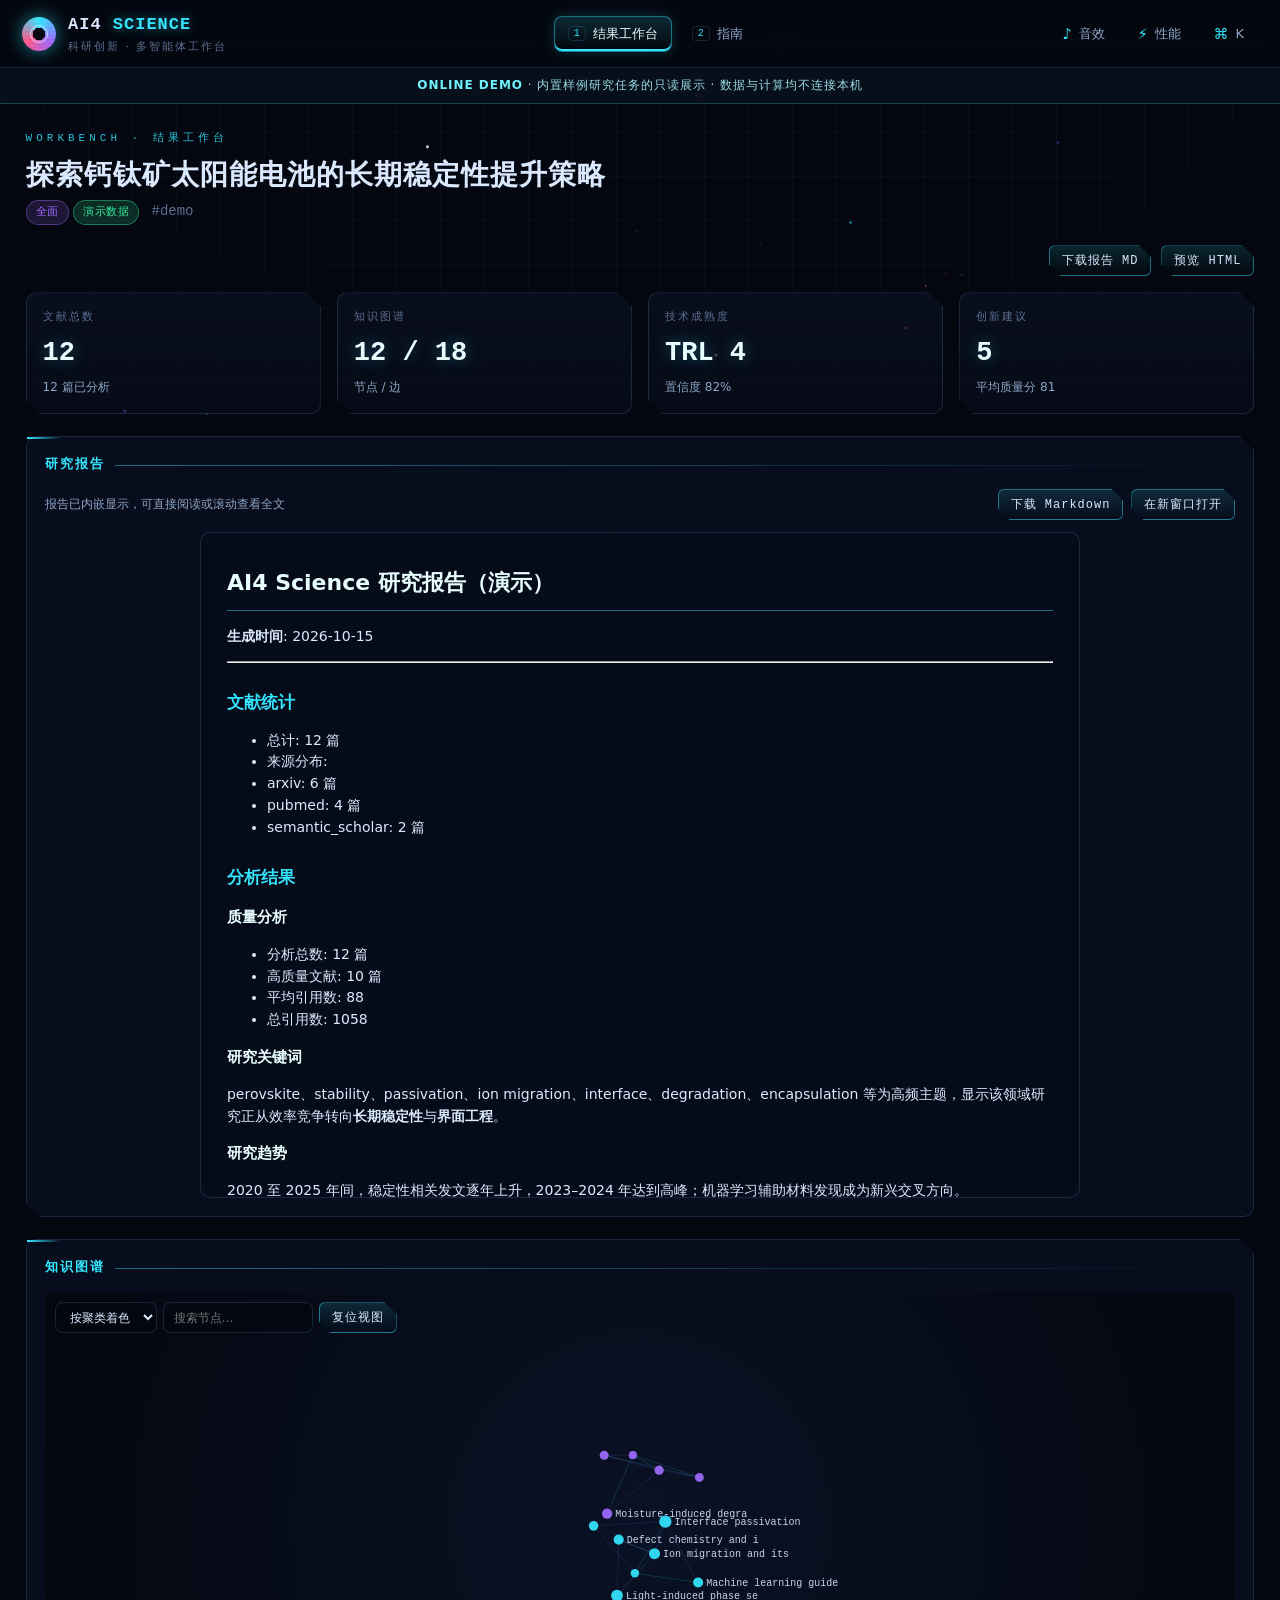
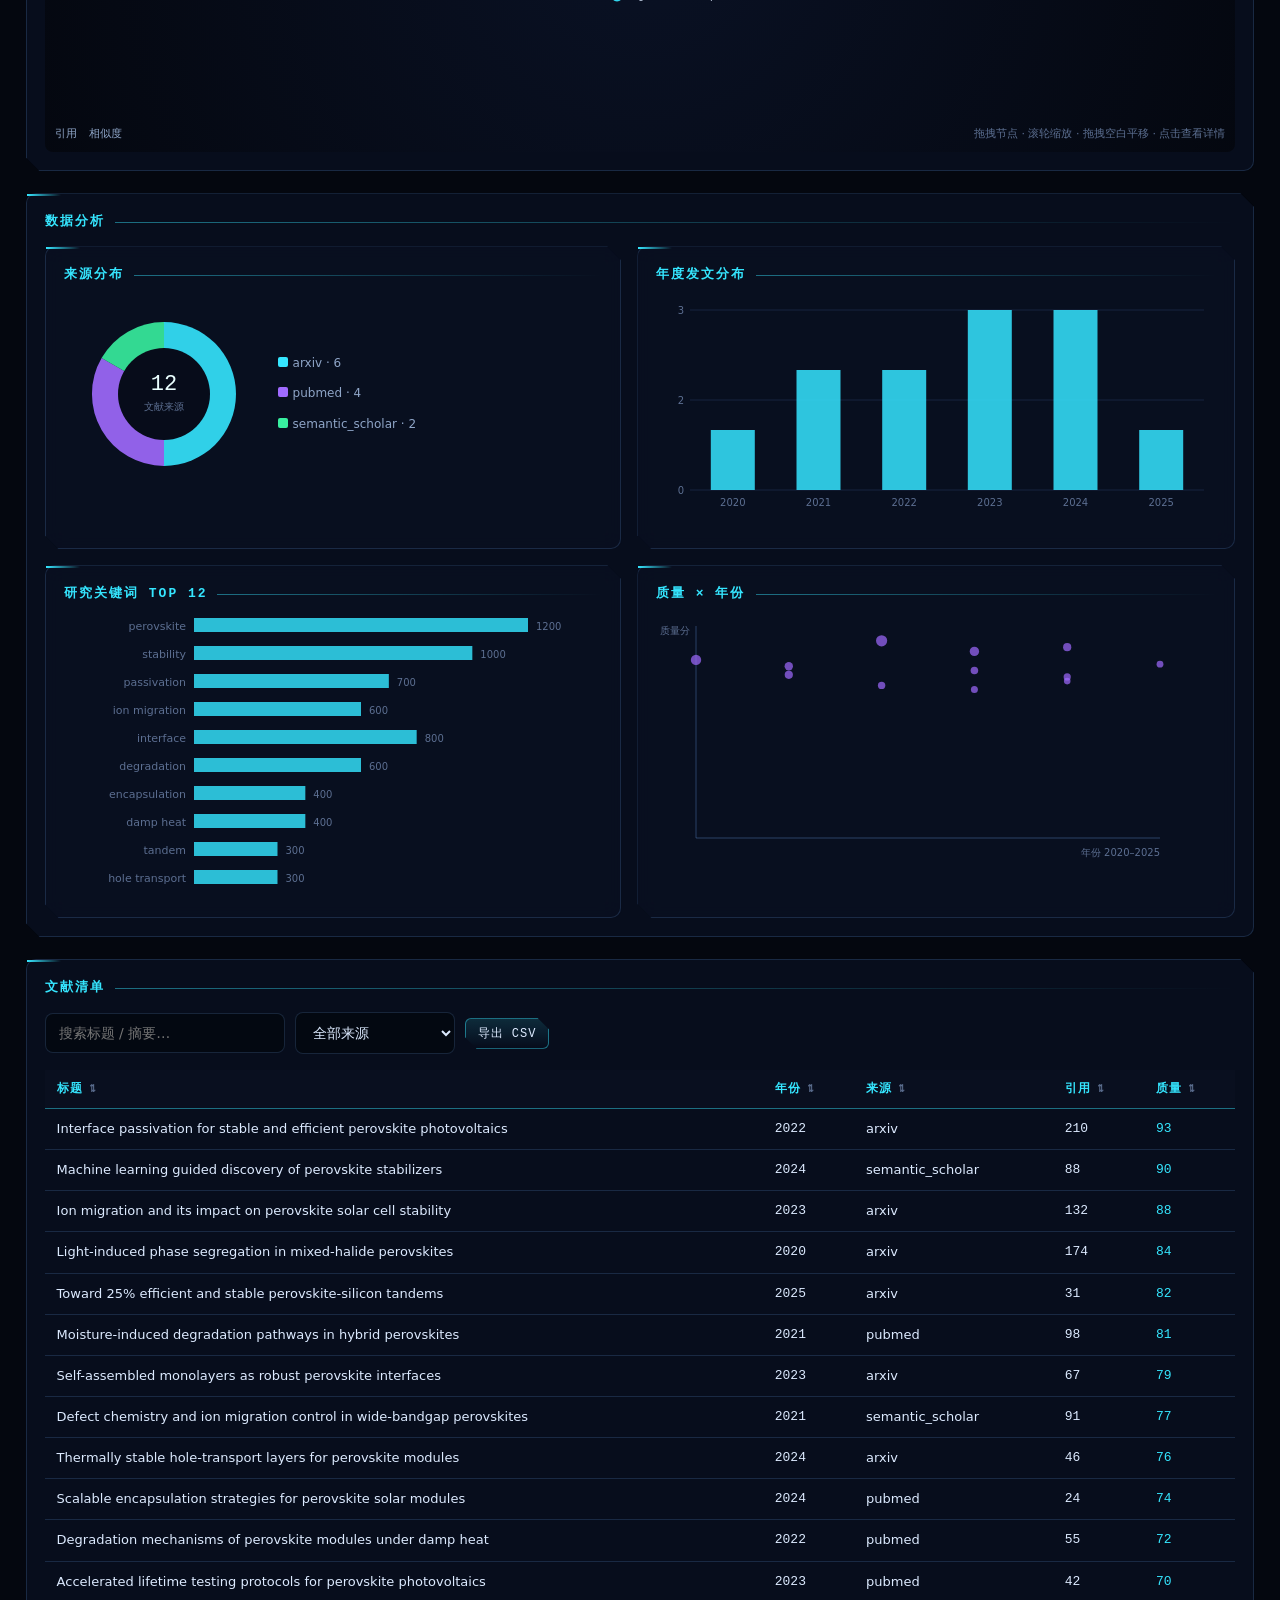
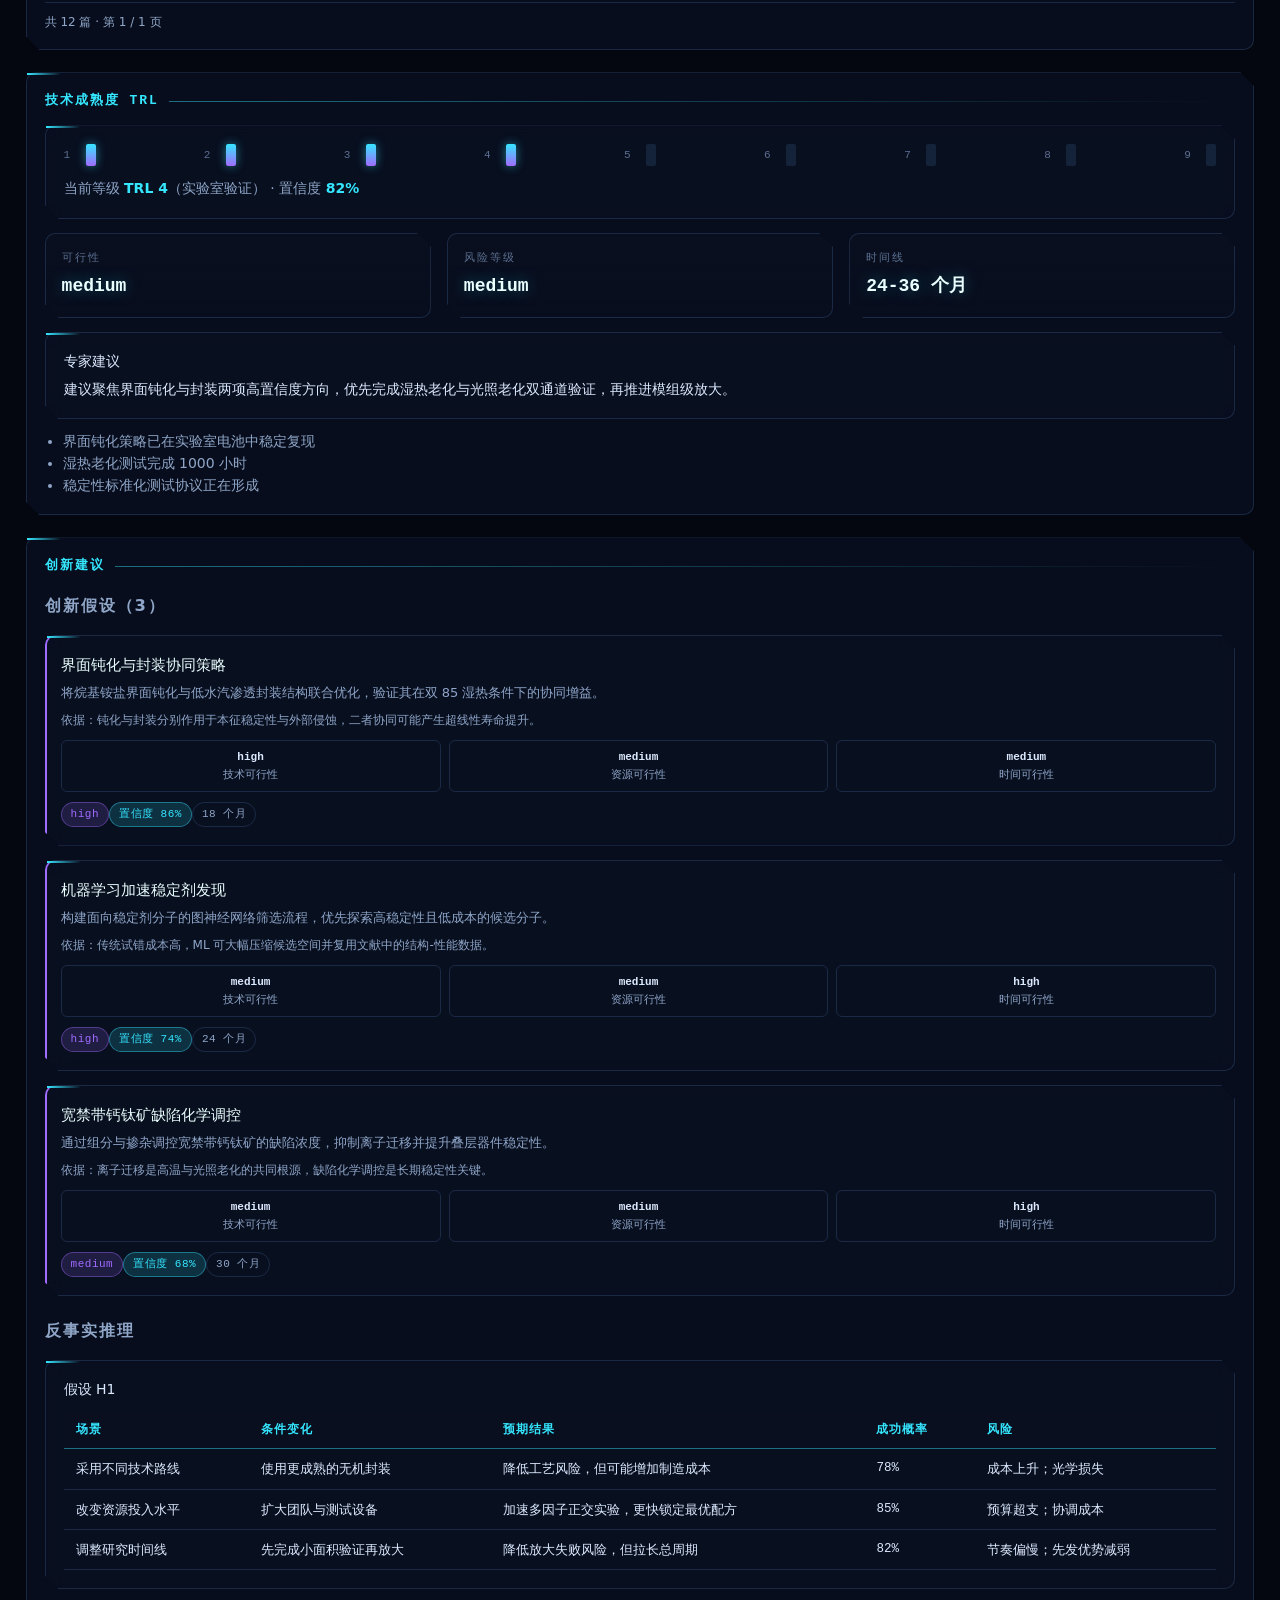
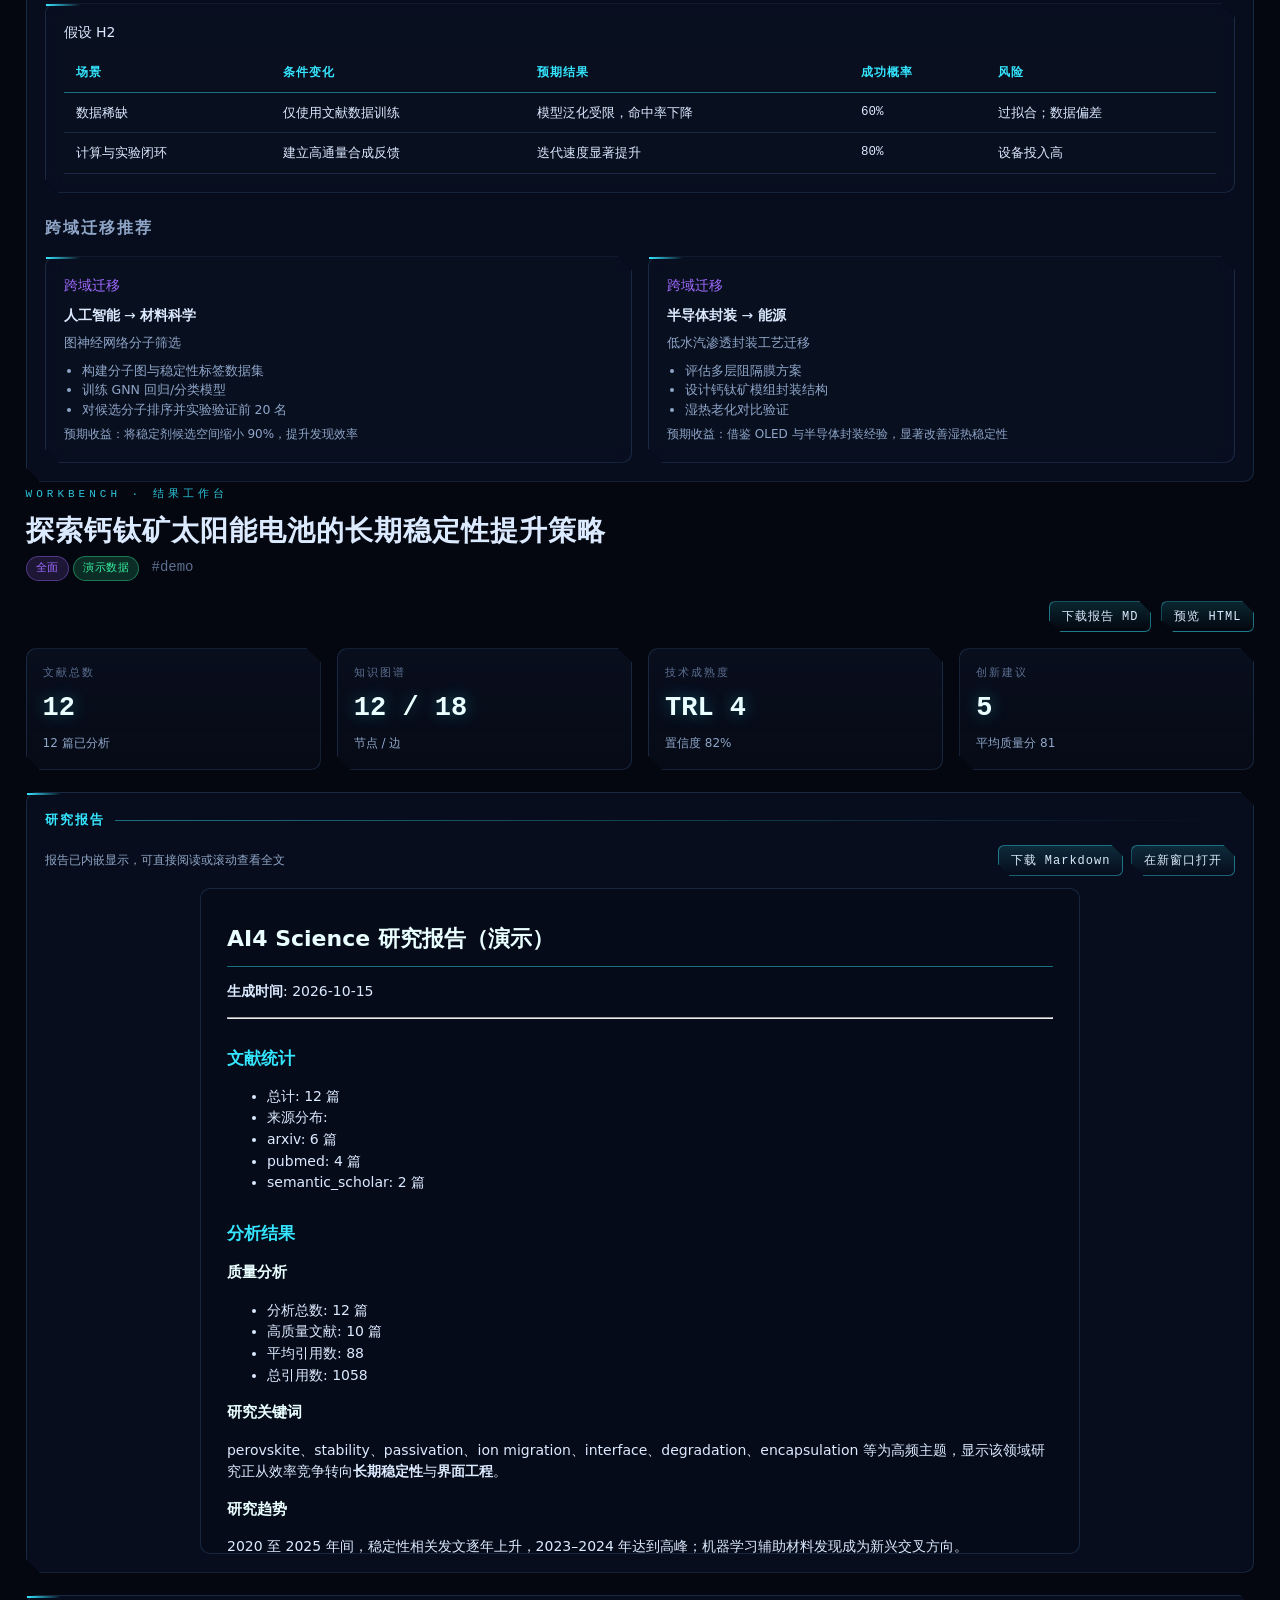
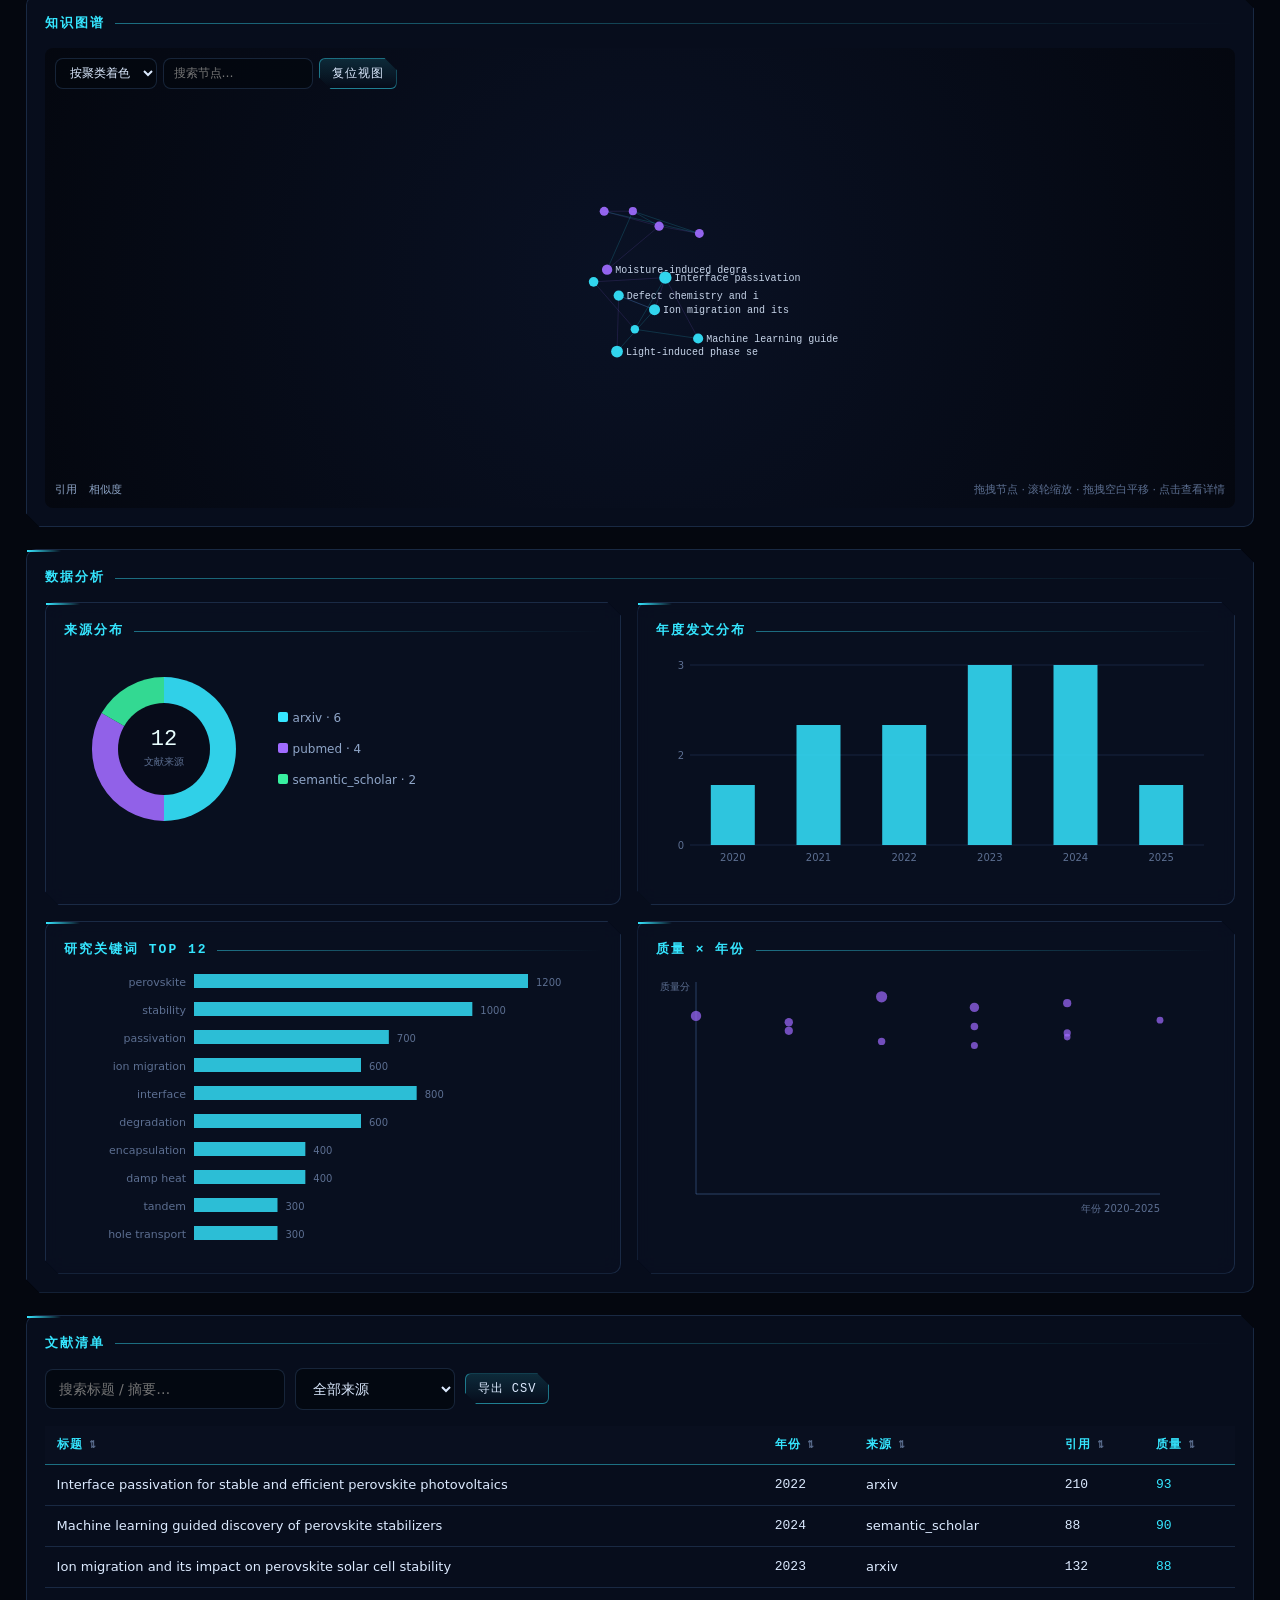
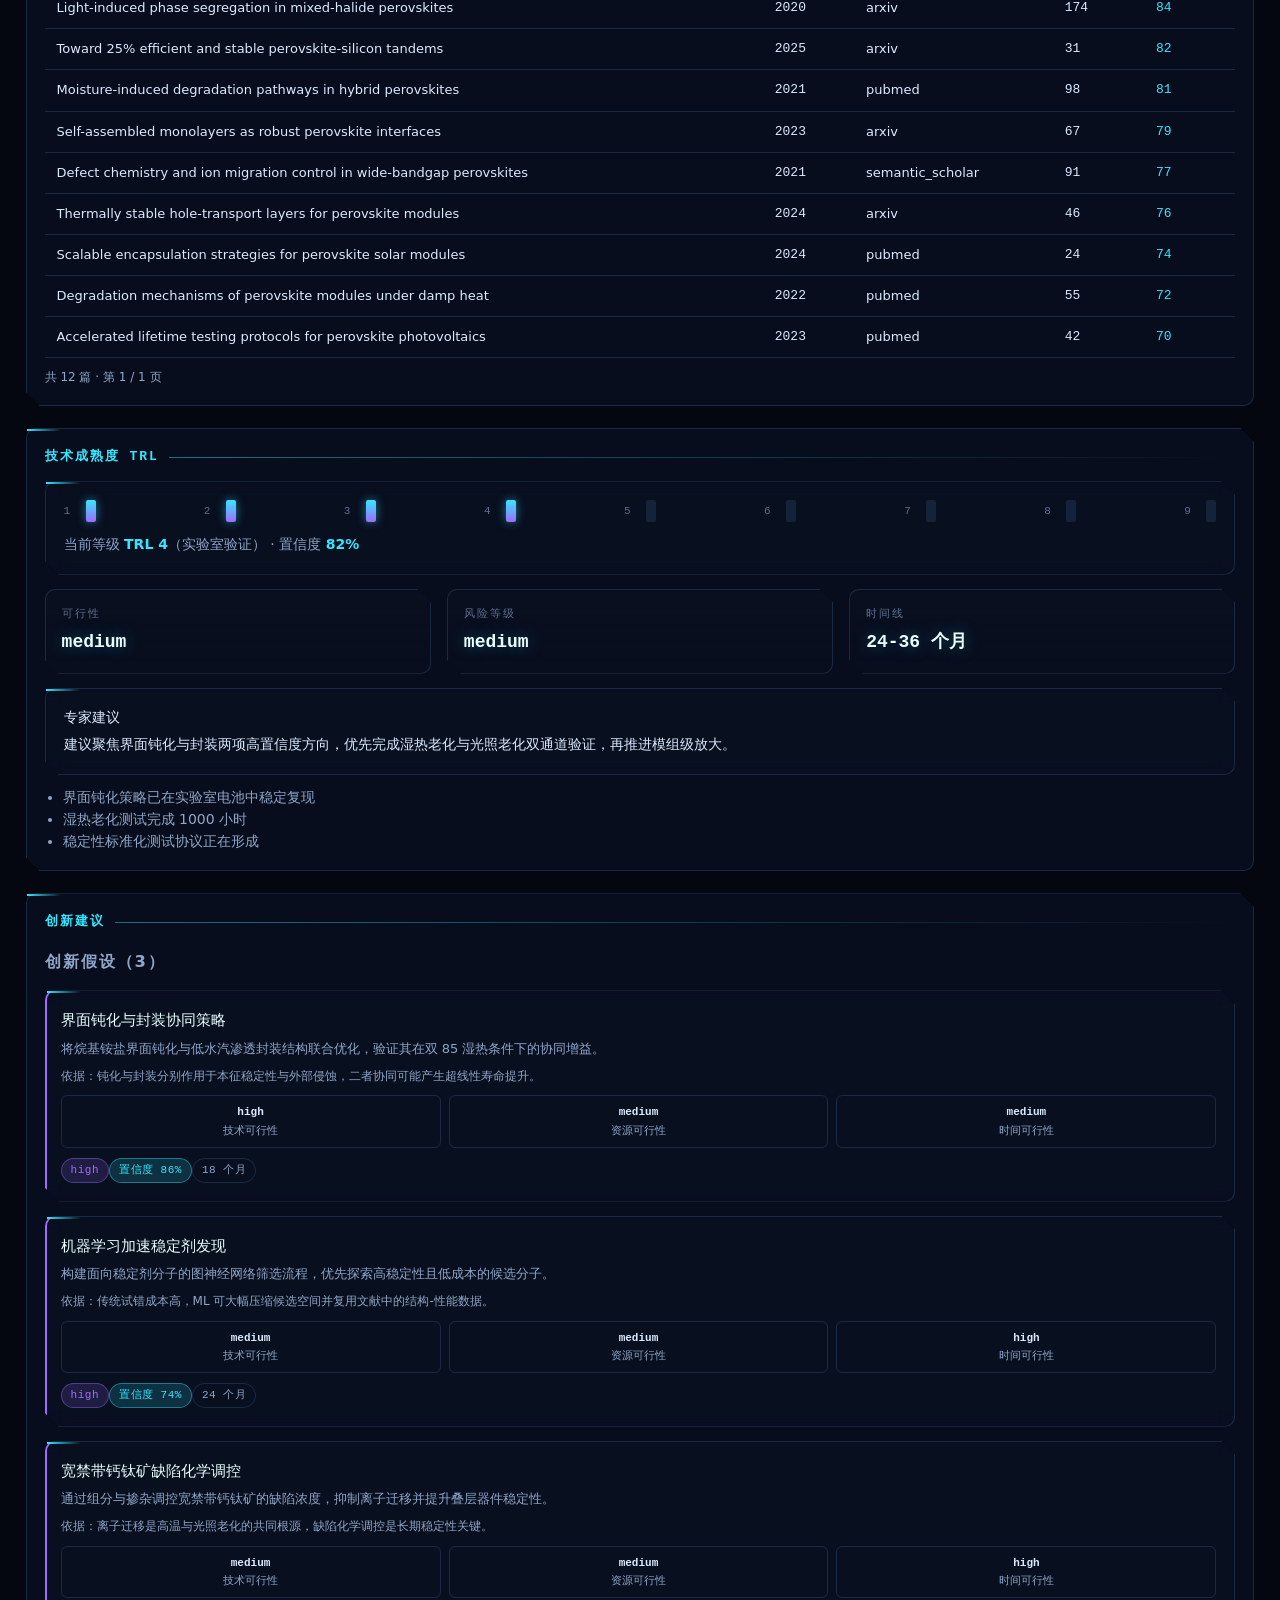
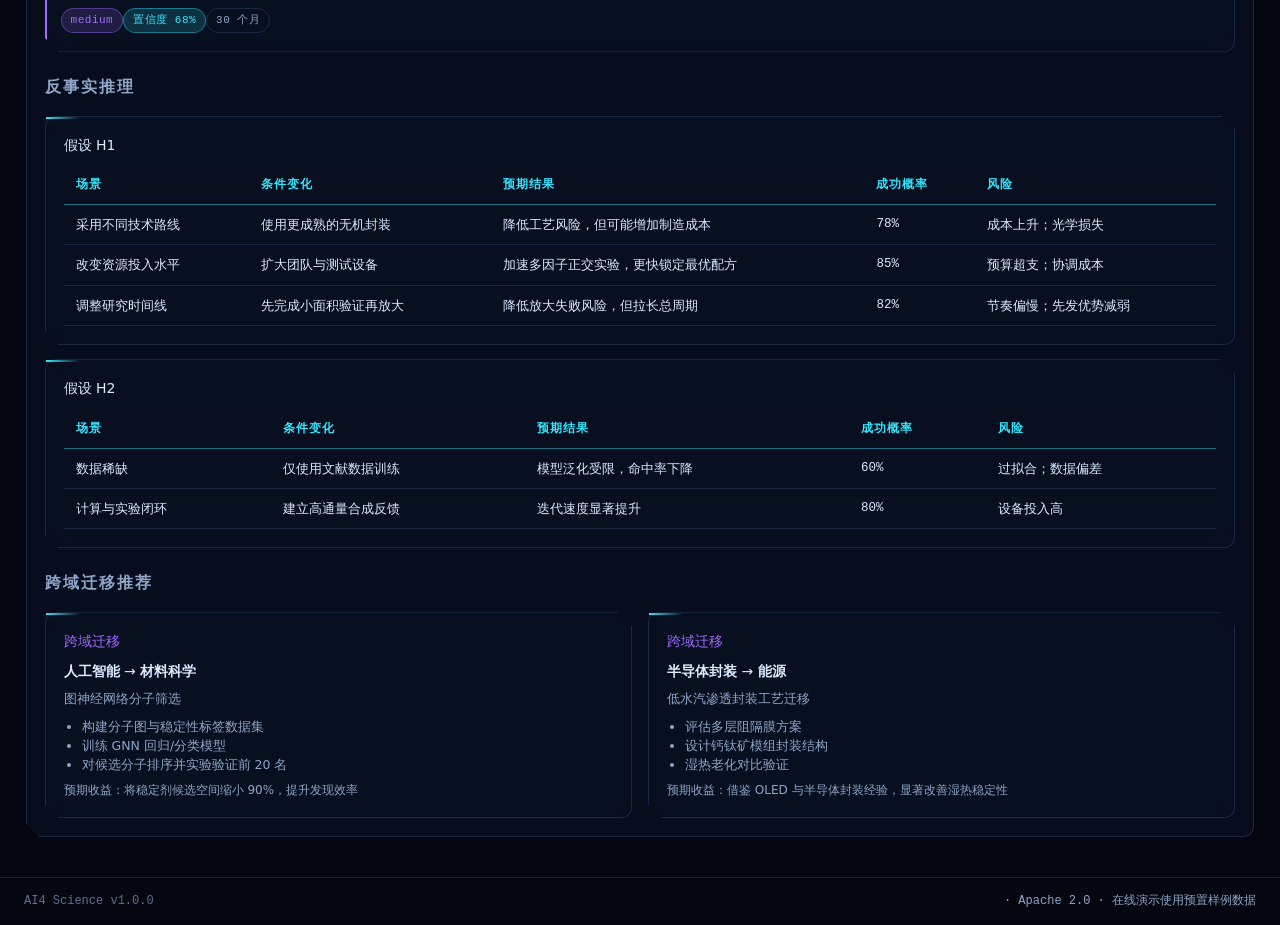
<file: index.html>
<!DOCTYPE html>
<html lang="zh-CN">
<head>
  <meta charset="utf-8">
  <meta name="viewport" content="width=device-width, initial-scale=1">
  <title>AI4 Science · 在线演示</title>
  <meta name="description" content="AI4 Science 多智能体科研创新辅助系统">
  <meta name="robots" content="noindex">
  <link rel="stylesheet" href="css/base.css?v=20261016b">
  <link rel="stylesheet" href="css/components.css?v=20261016b">
  <link rel="stylesheet" href="css/effects.css?v=20261016b">
  <link rel="stylesheet" href="css/views.css?v=20261016b">
  <style>
    .demo-ribbon {
      padding: 8px 24px;
      border-bottom: 1px solid rgba(112, 243, 255, 0.22);
      background: rgba(7, 17, 28, 0.92);
      color: #9ddde6;
      font-size: 12px;
      letter-spacing: 0.08em;
      text-align: center;
    }
    .demo-ribbon b { color: #70f3ff; font-weight: 600; }
    body.online-demo #offline-banner,
    body.online-demo #btn-demo,
    body.online-demo .nav-btn[data-route="cockpit"],
    body.online-demo .nav-btn[data-route="tasks"],
    body.online-demo .nav-btn[data-route="system"] { display: none; }
  </style>
</head>
<body class="online-demo">
  <canvas id="starfield" aria-hidden="true"></canvas>
  <div class="grid-bg" aria-hidden="true"></div>
  <div class="scanlines" aria-hidden="true"></div>

  <header class="app-header">
    <div class="brand">
      <div class="brand-core" aria-hidden="true"></div>
      <div class="brand-text">
        <div class="brand-name">AI4 <span>SCIENCE</span></div>
        <div class="brand-sub">科研创新 · 多智能体工作台</div>
      </div>
    </div>

    <nav class="topnav" aria-label="主导航">
      <button class="nav-btn" data-route="workbench" data-key="1"><span class="nav-k">1</span>结果工作台</button>
      <button class="nav-btn" data-route="guide" data-key="2"><span class="nav-k">2</span>指南</button>
    </nav>

    <div class="header-actions">
      <button class="icon-btn" id="btn-sound" title="音效（默认关闭）" aria-pressed="false">
        <span class="icon">♪</span><span>音效</span>
      </button>
      <button class="icon-btn" id="btn-perf" title="性能模式（关闭粒子与扫光，低配设备更流畅）" aria-pressed="false">
        <span class="icon">⚡</span><span>性能</span>
      </button>
      <button class="icon-btn cmd-trigger" title="命令面板" aria-label="打开命令面板">
        <span class="icon">⌘</span><span>K</span>
      </button>
    </div>
  </header>

  <div class="demo-ribbon">
    <b>ONLINE DEMO</b> · 内置样例研究任务的只读展示 · 数据与计算均不连接本机
  </div>

  <div id="offline-banner" class="offline-banner" hidden>
    <span class="dot"></span> 与服务断开连接，正在重试…
  </div>

  <main id="view" class="view" tabindex="-1"></main>

  <footer class="app-footer">
    <span>AI4 Science v<span id="footer-version">1.0.0</span></span>
    <span class="muted">· Apache 2.0 · 在线演示使用预置样例数据</span>
  </footer>

  <div id="toasts" class="toasts" aria-live="polite"></div>

  <div id="command-palette" class="command-palette" hidden>
    <div class="cmd-panel">
      <div class="cmd-search">
        <span class="cmd-prompt">›</span>
        <input id="cmd-input" type="text" placeholder="输入命令或搜索…（Esc 关闭）" autocomplete="off">
      </div>
      <ul id="cmd-results" class="cmd-results"></ul>
      <div class="cmd-hint">↑↓ 选择 · Enter 执行 · Esc 关闭</div>
    </div>
  </div>

  <div id="modal-root"></div>

  <script type="module" src="js/main.js?v=20261016b"></script>
</body>
</html>
</file>
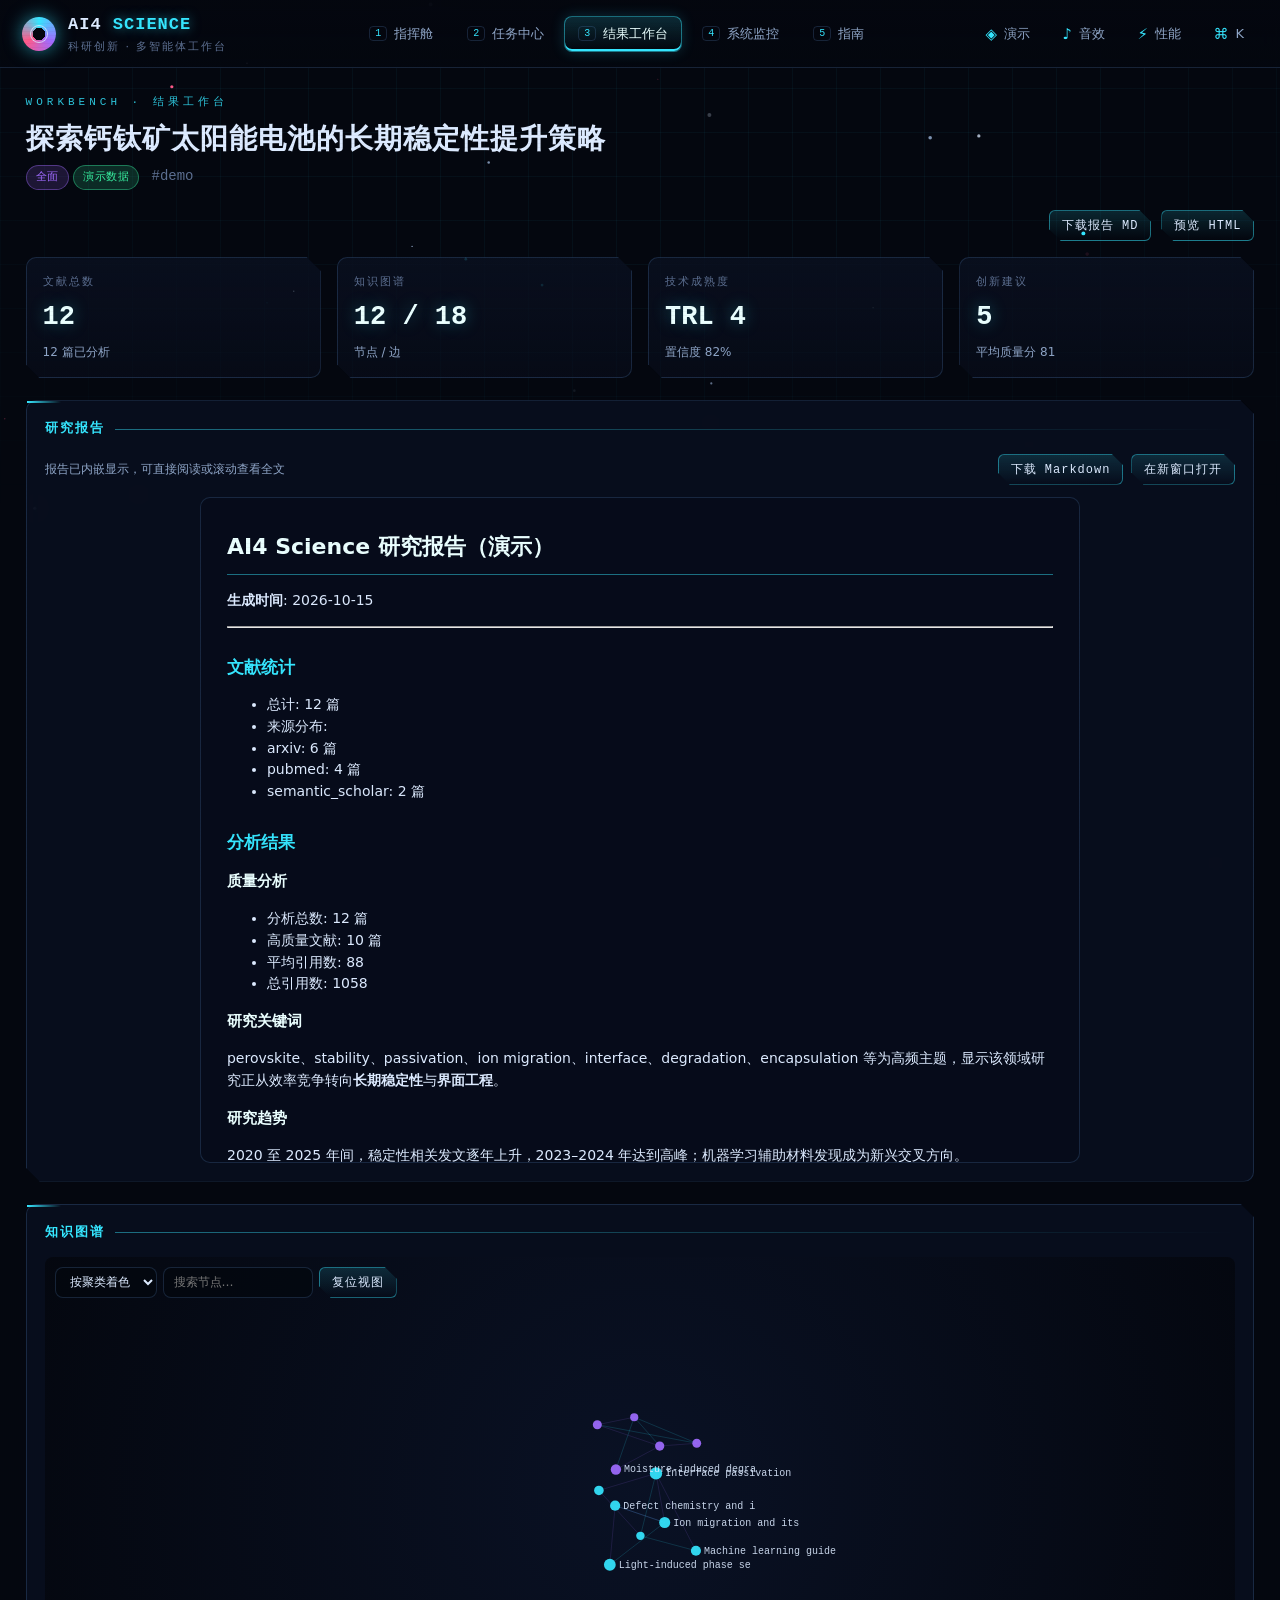
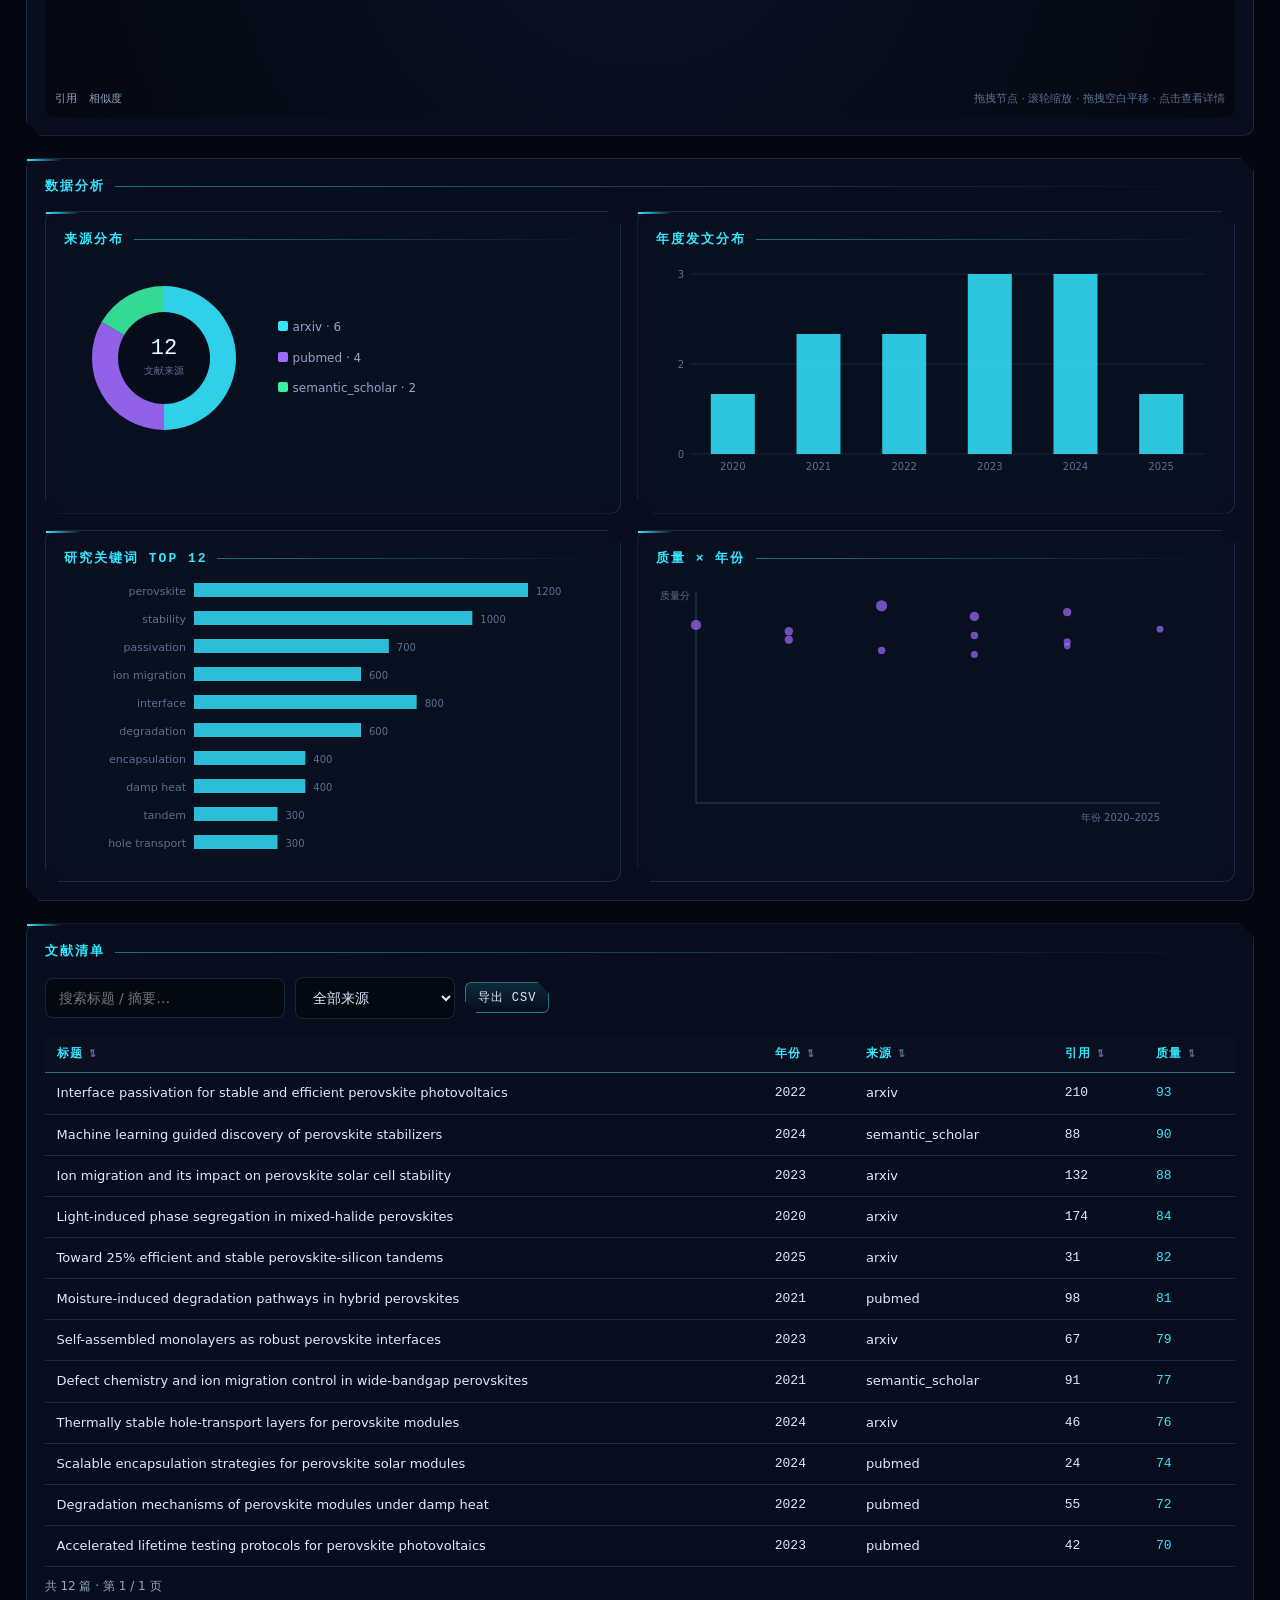
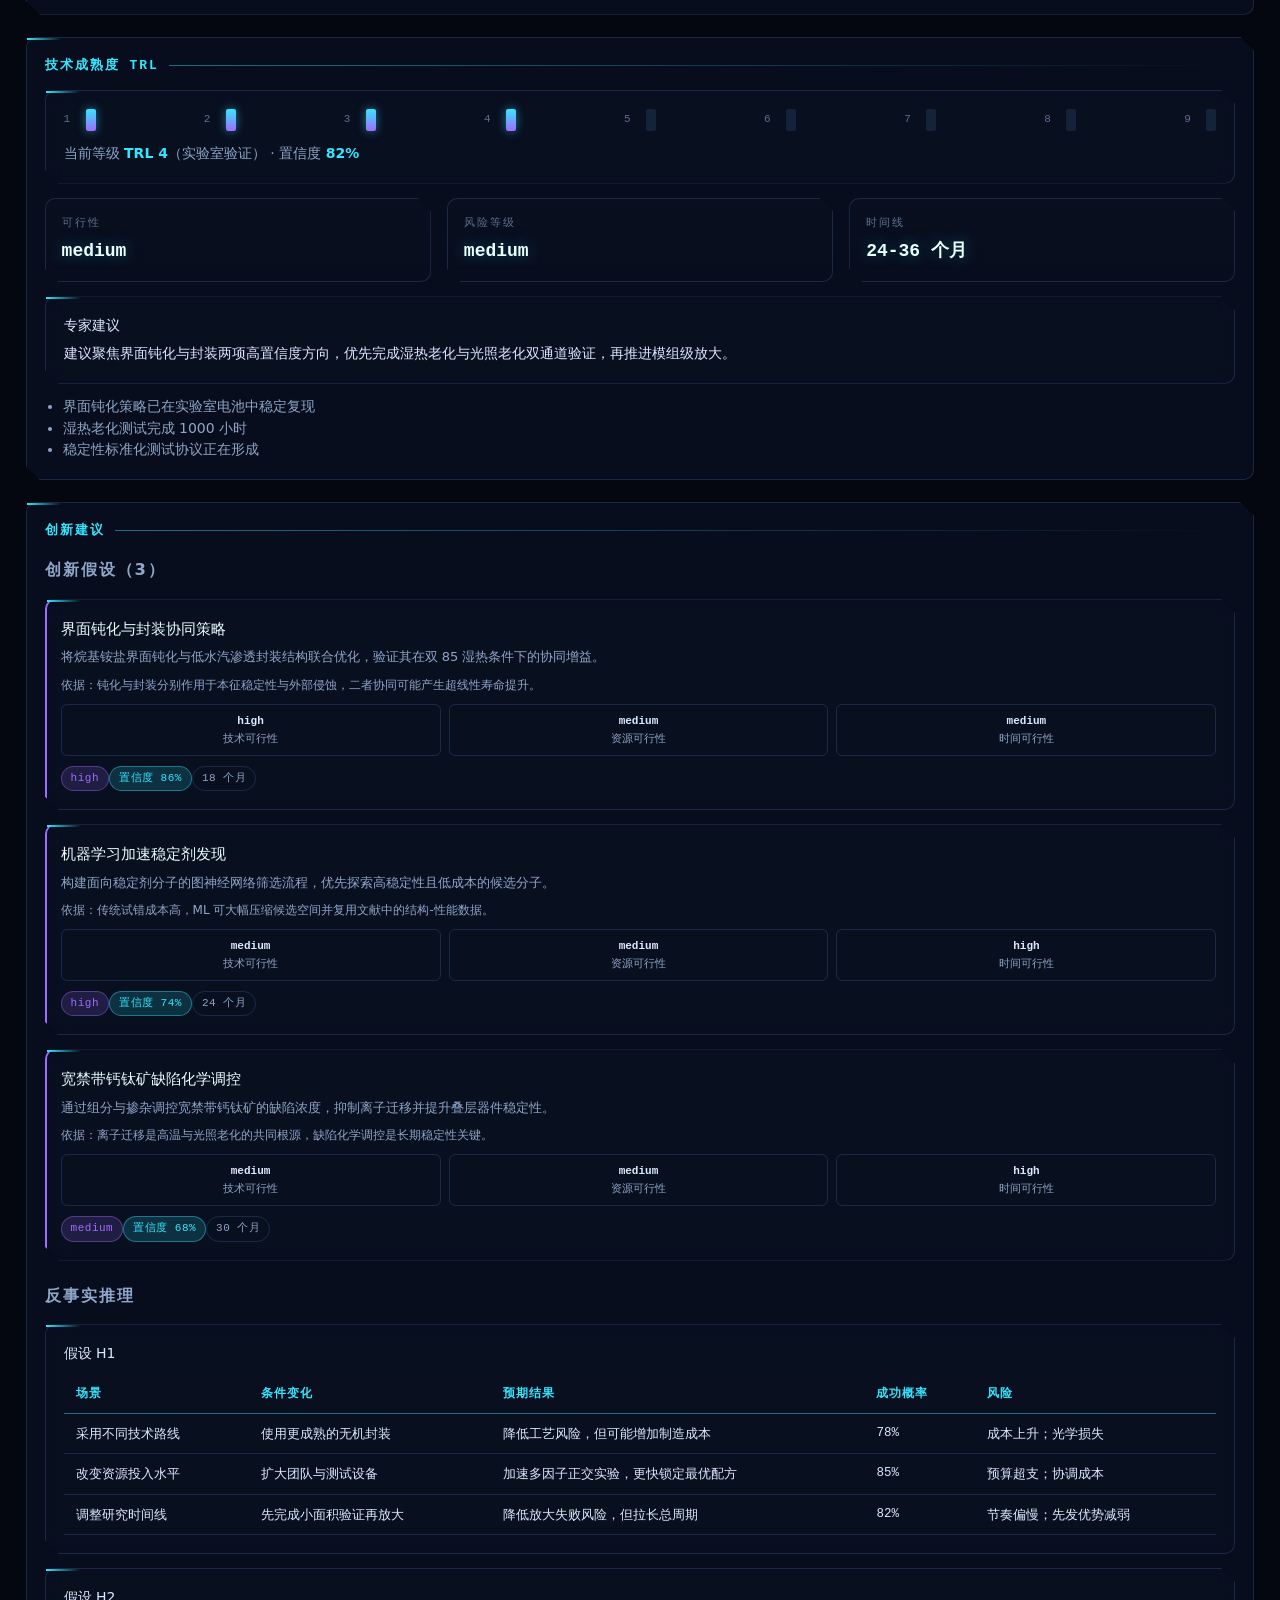
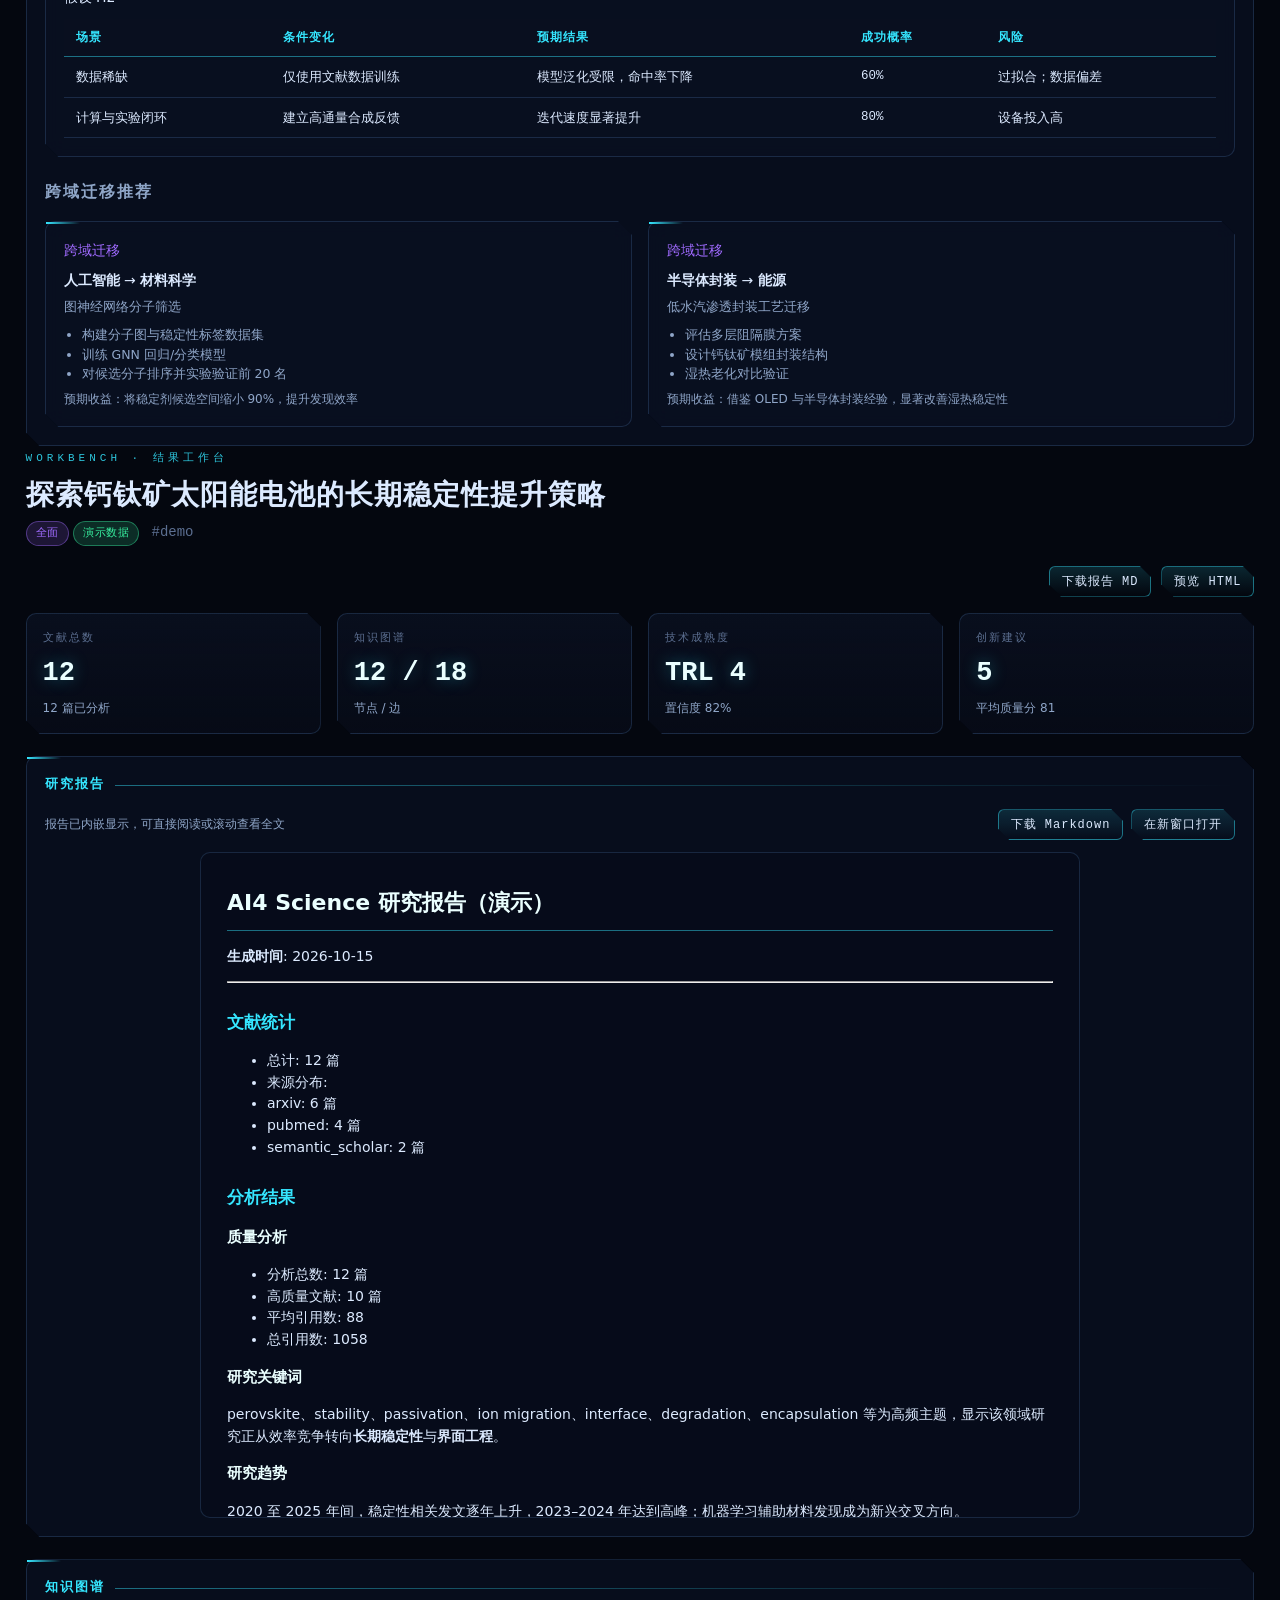
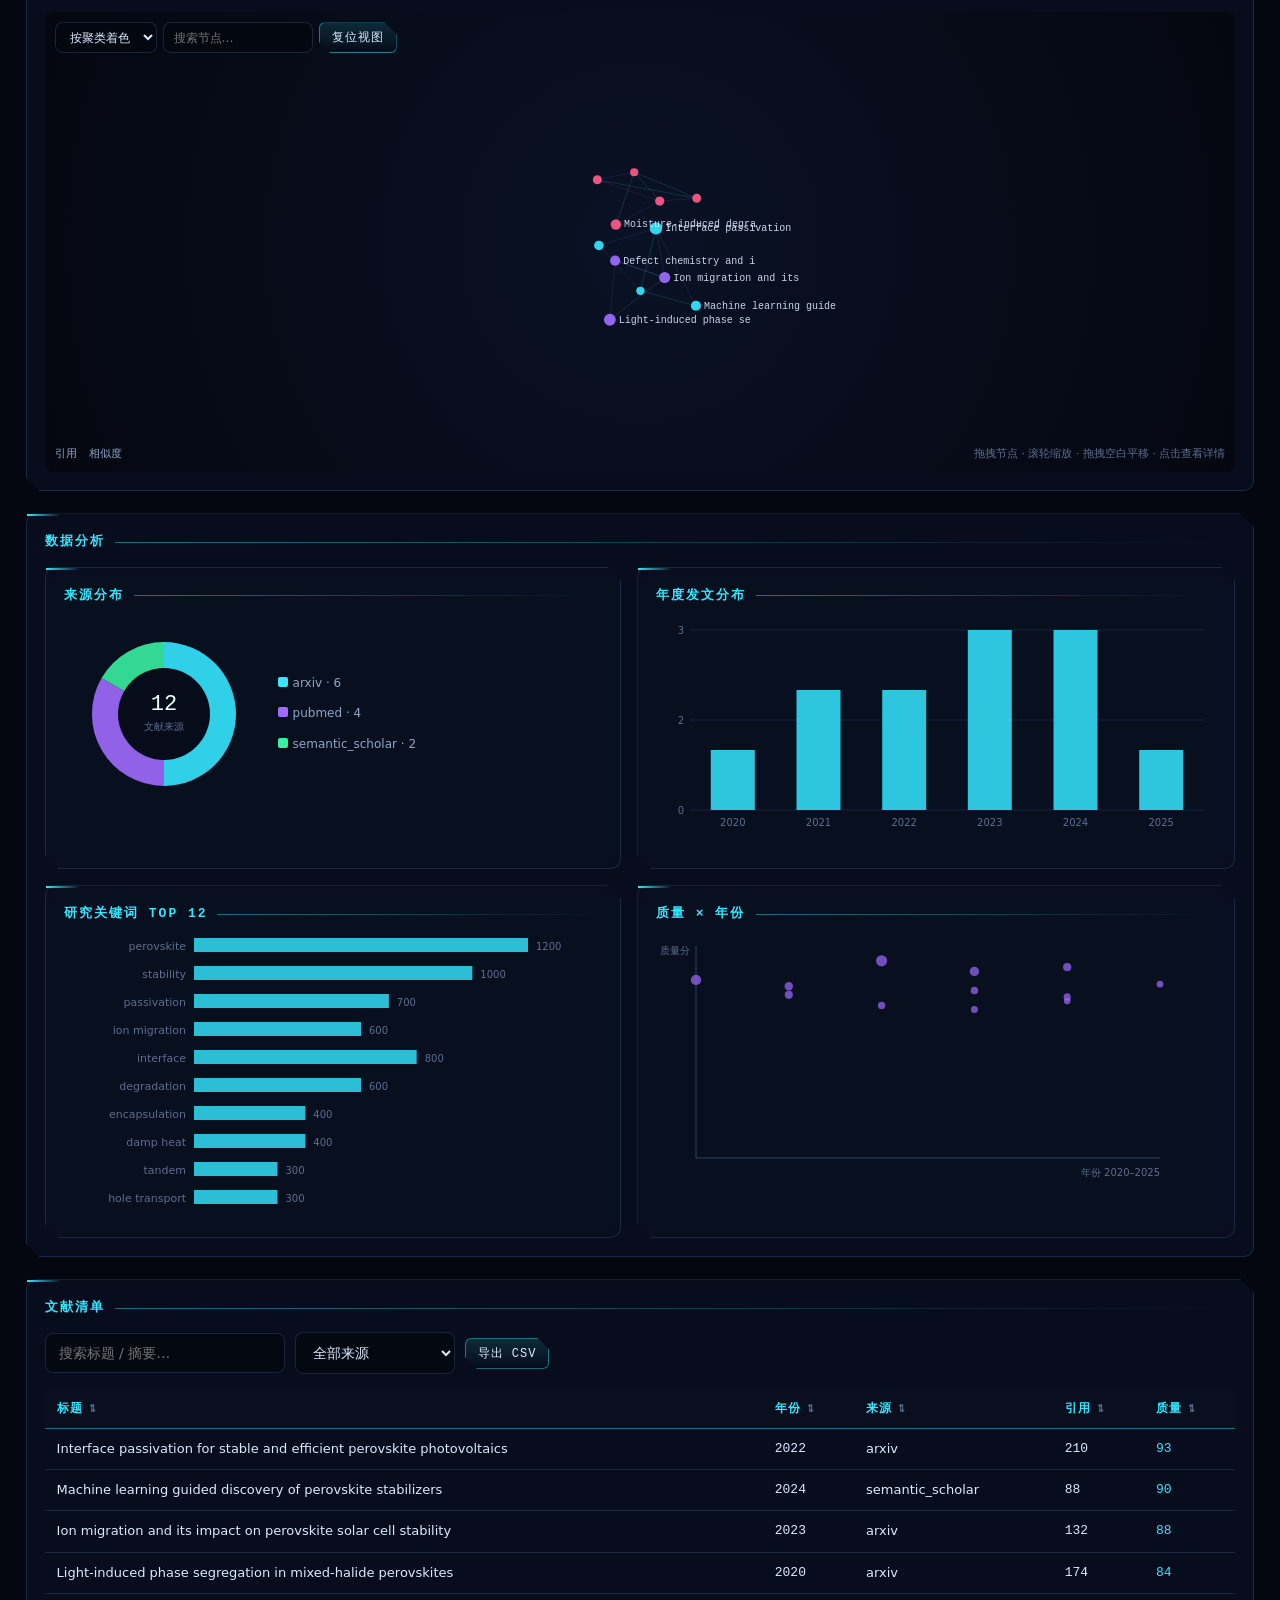
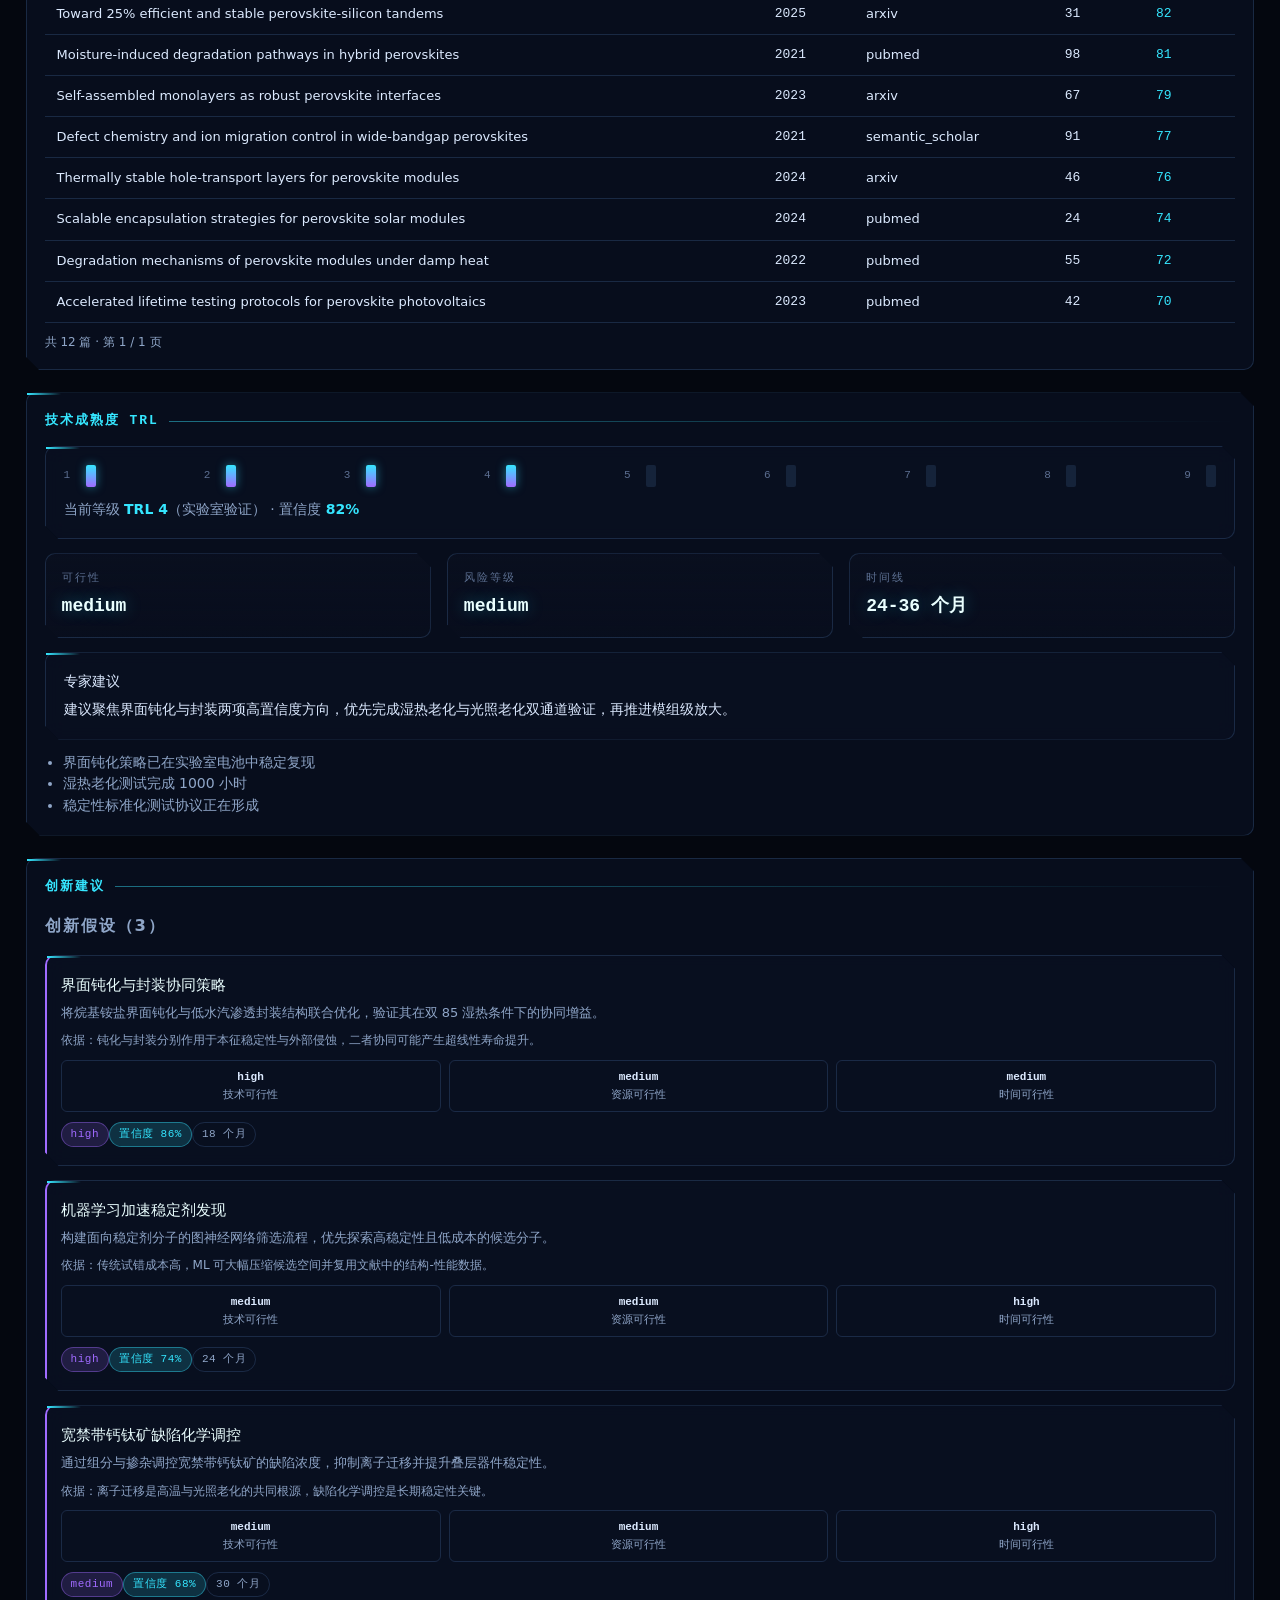
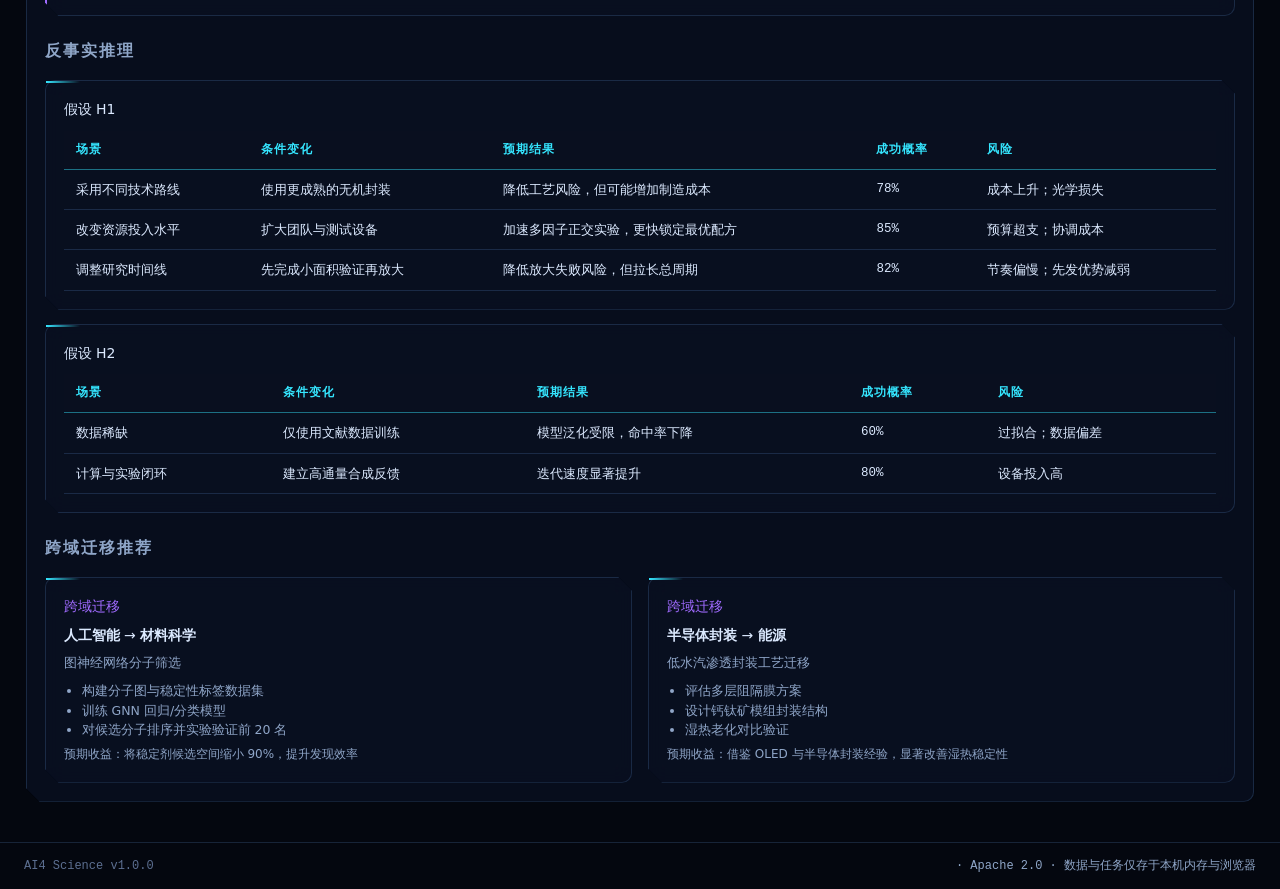
<file: src/web/static/index.html>
<!DOCTYPE html>
<html lang="zh-CN">
<head>
  <meta charset="utf-8">
  <meta name="viewport" content="width=device-width, initial-scale=1">
  <title>AI4 Science · 科研创新工作台</title>
  <meta name="description" content="AI4 Science 多智能体科研创新辅助系统">
  <link rel="stylesheet" href="/css/base.css?v=20261016b">
  <link rel="stylesheet" href="/css/components.css?v=20261016b">
  <link rel="stylesheet" href="/css/effects.css?v=20261016b">
  <link rel="stylesheet" href="/css/views.css?v=20261016b">
</head>
<body>
  <canvas id="starfield" aria-hidden="true"></canvas>
  <div class="grid-bg" aria-hidden="true"></div>
  <div class="scanlines" aria-hidden="true"></div>

  <header class="app-header">
    <div class="brand">
      <div class="brand-core" aria-hidden="true"></div>
      <div class="brand-text">
        <div class="brand-name">AI4 <span>SCIENCE</span></div>
        <div class="brand-sub">科研创新 · 多智能体工作台</div>
      </div>
    </div>

    <nav class="topnav" aria-label="主导航">
      <button class="nav-btn" data-route="cockpit" data-key="1"><span class="nav-k">1</span>指挥舱</button>
      <button class="nav-btn" data-route="tasks" data-key="2"><span class="nav-k">2</span>任务中心</button>
      <button class="nav-btn" data-route="workbench" data-key="3"><span class="nav-k">3</span>结果工作台</button>
      <button class="nav-btn" data-route="system" data-key="4"><span class="nav-k">4</span>系统监控</button>
      <button class="nav-btn" data-route="guide" data-key="5"><span class="nav-k">5</span>指南</button>
    </nav>

    <div class="header-actions">
      <button class="icon-btn" id="btn-demo" title="加载演示数据（离线可预览完整效果）">
        <span class="icon">◈</span><span>演示</span>
      </button>
      <button class="icon-btn" id="btn-sound" title="音效（默认关闭）" aria-pressed="false">
        <span class="icon">♪</span><span>音效</span>
      </button>
      <button class="icon-btn" id="btn-perf" title="性能模式（关闭粒子与扫光，低配设备更流畅）" aria-pressed="false">
        <span class="icon">⚡</span><span>性能</span>
      </button>
      <button class="icon-btn cmd-trigger" title="命令面板" aria-label="打开命令面板">
        <span class="icon">⌘</span><span>K</span>
      </button>
    </div>
  </header>

  <div id="offline-banner" class="offline-banner" hidden>
    <span class="dot"></span> 与服务断开连接，正在重试…
  </div>

  <main id="view" class="view" tabindex="-1"></main>

  <footer class="app-footer">
    <span>AI4 Science v<span id="footer-version">1.0.0</span></span>
    <span class="muted">· Apache 2.0 · 数据与任务仅存于本机内存与浏览器</span>
  </footer>

  <div id="toasts" class="toasts" aria-live="polite"></div>

  <div id="command-palette" class="command-palette" hidden>
    <div class="cmd-panel">
      <div class="cmd-search">
        <span class="cmd-prompt">›</span>
        <input id="cmd-input" type="text" placeholder="输入命令或搜索…（Esc 关闭）" autocomplete="off">
      </div>
      <ul id="cmd-results" class="cmd-results"></ul>
      <div class="cmd-hint">↑↓ 选择 · Enter 执行 · Esc 关闭</div>
    </div>
  </div>

  <div id="modal-root"></div>

  <script type="module" src="/js/main.js?v=20261016b"></script>
</body>
</html>
</file>
<file: css/base.css>
/* ============================================================
   AI4 Science · base.css — 设计令牌 / 重置 / 布局骨架
   ============================================================ */

:root {
  --bg-0: #04070f;
  --bg-1: #070c1a;
  --bg-2: #0a1020;
  --panel: rgba(10, 16, 32, 0.78);
  --panel-solid: #0a1020;
  --line: rgba(92, 140, 205, 0.22);
  --line-strong: rgba(53, 230, 255, 0.45);

  --cyan: #35e6ff;
  --cyan-soft: rgba(53, 230, 255, 0.16);
  --violet: #a06bff;
  --violet-soft: rgba(160, 107, 255, 0.16);
  --magenta: #ff5a8a;
  --magenta-soft: rgba(255, 90, 138, 0.16);
  --green: #38f0a0;
  --green-soft: rgba(56, 240, 160, 0.16);
  --amber: #ffc857;
  --amber-soft: rgba(255, 200, 87, 0.16);
  --red: #ff5d6c;
  --red-soft: rgba(255, 93, 108, 0.16);

  --text: #dceaff;
  --text-dim: #8fa6c8;
  --text-faint: #5c6f91;

  --font-ui: "Segoe UI", "PingFang SC", "Microsoft YaHei", system-ui, sans-serif;
  --font-mono: ui-monospace, "Cascadia Mono", "JetBrains Mono", Consolas, monospace;

  --radius: 10px;
  --clip-hud: polygon(0 0, calc(100% - 14px) 0, 100% 14px, 100% 100%, 14px 100%, 0 calc(100% - 14px));
  --shadow-glow-cyan: 0 0 0 1px var(--line-strong), 0 0 18px rgba(53, 230, 255, 0.22);

  --speed: 160ms;
}

* { box-sizing: border-box; }

/* 语义化的 hidden 必须真正生效：
   .command-palette / .offline-banner 等元素自带 display 声明，
   会覆盖浏览器默认的 [hidden] { display: none }，导致 Esc 关闭无效。 */
[hidden] { display: none !important; }

html, body {
  margin: 0;
  min-height: 100%;
}

body {
  background:
    radial-gradient(1200px 700px at 78% -10%, rgba(160, 107, 255, 0.12), transparent 60%),
    radial-gradient(1000px 640px at 12% 110%, rgba(53, 230, 255, 0.10), transparent 55%),
    var(--bg-0);
  color: var(--text);
  font-family: var(--font-ui);
  font-size: 14px;
  line-height: 1.55;
  overflow-x: hidden;
}

body.perf-mode .grid-bg,
body.perf-mode #starfield,
body.perf-mode .scanlines { display: none; }

a { color: var(--cyan); text-decoration: none; }
a:hover { text-shadow: 0 0 12px var(--cyan-soft); }

button { font-family: inherit; color: inherit; }

::selection { background: rgba(53, 230, 255, 0.28); }

::-webkit-scrollbar { width: 10px; height: 10px; }
::-webkit-scrollbar-track { background: rgba(4, 7, 15, 0.6); }
::-webkit-scrollbar-thumb {
  background: linear-gradient(var(--cyan), var(--violet));
  border-radius: 10px;
  border: 2px solid var(--bg-0);
}

/* 顶层骨架 */
.app-header {
  position: sticky;
  top: 0;
  z-index: 40;
  display: flex;
  align-items: center;
  gap: 18px;
  padding: 12px 22px;
  background: linear-gradient(180deg, rgba(4, 7, 15, 0.96), rgba(4, 7, 15, 0.78));
  border-bottom: 1px solid var(--line);
  backdrop-filter: blur(12px);
}

.brand { display: flex; align-items: center; gap: 12px; min-width: 240px; }

.brand-core {
  width: 34px;
  height: 34px;
  border-radius: 50%;
  position: relative;
  background:
    radial-gradient(circle at 50% 50%, var(--cyan) 0 7%, transparent 8%),
    conic-gradient(from 0deg, var(--cyan), var(--violet), var(--magenta), var(--cyan));
  box-shadow: 0 0 18px rgba(53, 230, 255, 0.55);
  animation: core-spin 8s linear infinite;
}
.brand-core::after {
  content: "";
  position: absolute;
  inset: 8px;
  border-radius: 50%;
  border: 1px solid rgba(220, 234, 255, 0.8);
  background: radial-gradient(circle, #04070f 55%, transparent 56%);
}

.brand-name {
  font-family: var(--font-mono);
  font-size: 17px;
  font-weight: 700;
  letter-spacing: 1px;
}
.brand-name span { color: var(--cyan); text-shadow: 0 0 12px rgba(53, 230, 255, 0.55); }
.brand-sub { font-size: 11px; color: var(--text-faint); letter-spacing: 2px; }

.topnav {
  display: flex;
  gap: 6px;
  margin: 0 auto;
  flex-wrap: wrap;
}

.view {
  width: min(1560px, 96vw);
  margin: 26px auto 40px;
  min-height: calc(100vh - 180px);
  animation: view-in 220ms ease;
}

.app-footer {
  display: flex;
  justify-content: space-between;
  gap: 12px;
  padding: 14px 24px;
  color: var(--text-faint);
  font-size: 12px;
  border-top: 1px solid var(--line);
  font-family: var(--font-mono);
}

.muted { color: var(--text-dim); }
.mono { font-family: var(--font-mono); }
.dim { color: var(--text-dim); }
.faint { color: var(--text-faint); }
.accent { color: var(--cyan); }

.grid-2 { display: grid; grid-template-columns: 1fr 1fr; gap: 16px; }
.grid-3 { display: grid; grid-template-columns: repeat(3, 1fr); gap: 16px; }
.grid-4 { display: grid; grid-template-columns: repeat(4, 1fr); gap: 16px; }

@media (max-width: 1100px) {
  .grid-3, .grid-4 { grid-template-columns: 1fr 1fr; }
  .app-header { flex-wrap: wrap; }
  .brand { min-width: auto; }
  .topnav { order: 3; width: 100%; justify-content: center; }
}

@media (max-width: 720px) {
  .grid-2, .grid-3, .grid-4 { grid-template-columns: 1fr; }
  .view { width: 100vw; padding: 0 12px; }
}

@keyframes core-spin { to { transform: rotate(360deg); } }
@keyframes view-in {
  from { opacity: 0; transform: translateY(6px); }
  to { opacity: 1; transform: none; }
}
</file>
<file: css/components.css>
/* ============================================================
   AI4 Science · components.css — 按钮 / 面板 / 表单 / 表格 / 反馈
   ============================================================ */

/* ---------- 面板 ---------- */
.panel {
  position: relative;
  background: var(--panel);
  border: 1px solid var(--line);
  border-radius: var(--radius);
  padding: 18px;
  backdrop-filter: blur(10px);
  clip-path: var(--clip-hud);
}

.panel::before {
  content: "";
  position: absolute;
  top: 0; left: 0;
  width: 34px; height: 2px;
  background: linear-gradient(90deg, var(--cyan), transparent);
}

.panel-title {
  display: flex;
  align-items: center;
  gap: 10px;
  margin: 0 0 14px;
  font-family: var(--font-mono);
  font-size: 13px;
  letter-spacing: 2px;
  color: var(--cyan);
  text-transform: uppercase;
}
.panel-title .bar { flex: 1; height: 1px; background: linear-gradient(90deg, var(--line-strong), transparent); }

.panel.collapsible .panel-body { transition: max-height 180ms ease, opacity 180ms ease; overflow: hidden; }
.panel.collapsed .panel-body { max-height: 0 !important; opacity: 0; }

.hud-frame {
  position: relative;
  clip-path: var(--clip-hud);
}

/* ---------- 按钮 ---------- */
.btn {
  --btn-c: var(--cyan);
  position: relative;
  display: inline-flex;
  align-items: center;
  justify-content: center;
  gap: 8px;
  padding: 11px 20px;
  border: 1px solid color-mix(in srgb, var(--btn-c) 45%, transparent);
  border-radius: 8px;
  background: linear-gradient(180deg, color-mix(in srgb, var(--btn-c) 14%, transparent), transparent);
  color: var(--text);
  font-family: var(--font-mono);
  font-size: 13px;
  letter-spacing: 1px;
  cursor: pointer;
  clip-path: polygon(0 0, calc(100% - 12px) 0, 100% 12px, 100% 100%, 12px 100%, 0 calc(100% - 12px));
  transition: transform var(--speed) ease, box-shadow var(--speed) ease, background var(--speed) ease;
  overflow: hidden;
}
.btn::before {
  content: "";
  position: absolute;
  inset: 0;
  background: linear-gradient(105deg, transparent 35%, color-mix(in srgb, var(--btn-c) 42%, transparent) 50%, transparent 65%);
  transform: translateX(-120%);
  transition: transform 360ms ease;
}
.btn:hover { transform: translateY(-2px); box-shadow: 0 0 0 1px color-mix(in srgb, var(--btn-c) 60%, transparent), 0 8px 26px color-mix(in srgb, var(--btn-c) 28%, transparent); }
.btn:hover::before { transform: translateX(120%); }
.btn:active { transform: translateY(0) scale(0.97); }
.btn:focus-visible { outline: 2px solid var(--btn-c); outline-offset: 2px; }
.btn:disabled { opacity: 0.45; cursor: not-allowed; transform: none; }

.btn-primary {
  --btn-c: var(--cyan);
  color: #041018;
  font-weight: 700;
  background: linear-gradient(180deg, #7ff2ff, var(--cyan));
  box-shadow: 0 0 22px rgba(53, 230, 255, 0.35);
}
.btn-primary:hover { box-shadow: 0 0 0 1px var(--cyan), 0 10px 34px rgba(53, 230, 255, 0.5); }
.btn-primary::before { background: linear-gradient(105deg, transparent 30%, rgba(255,255,255,0.85) 50%, transparent 70%); }

.btn-violet { --btn-c: var(--violet); }
.btn-magenta { --btn-c: var(--magenta); }
.btn-amber { --btn-c: var(--amber); }
.btn-green { --btn-c: var(--green); }
.btn-danger { --btn-c: var(--red); }
.btn-danger:hover { animation: danger-pulse 900ms ease infinite; }

.btn-block { width: 100%; }
.btn-lg { padding: 15px 26px; font-size: 15px; }
.btn-sm { padding: 6px 12px; font-size: 12px; border-radius: 6px; }

.btn .ripple {
  position: absolute;
  border-radius: 50%;
  background: rgba(220, 234, 255, 0.55);
  transform: scale(0);
  animation: ripple 520ms ease-out;
  pointer-events: none;
}

/* ---------- 顶部按钮 ---------- */
.nav-btn, .icon-btn {
  display: inline-flex;
  align-items: center;
  gap: 7px;
  padding: 8px 13px;
  border: 1px solid transparent;
  background: transparent;
  border-radius: 8px;
  font-size: 13px;
  color: var(--text-dim);
  cursor: pointer;
  transition: all var(--speed) ease;
}
.nav-btn:hover, .icon-btn:hover { color: var(--text); background: var(--cyan-soft); border-color: var(--line); }
.nav-btn.active {
  color: #eaffff;
  background: linear-gradient(180deg, var(--cyan-soft), transparent);
  border-color: var(--line-strong);
  box-shadow: inset 0 -2px 0 var(--cyan), 0 0 14px rgba(53, 230, 255, 0.18);
}
.nav-k {
  font-family: var(--font-mono);
  font-size: 10px;
  color: var(--cyan);
  border: 1px solid var(--line);
  border-radius: 4px;
  padding: 1px 5px;
}
.icon-btn .icon { color: var(--cyan); font-size: 15px; }
.icon-btn[aria-pressed="true"] { color: #eaffff; border-color: var(--line-strong); background: var(--cyan-soft); }

/* ---------- 表单 ---------- */
label.field-label {
  display: block;
  margin-bottom: 7px;
  font-size: 12px;
  letter-spacing: 1px;
  color: var(--text-dim);
  font-family: var(--font-mono);
}

.input, .textarea, .select {
  width: 100%;
  padding: 11px 13px;
  color: var(--text);
  background: rgba(4, 7, 15, 0.72);
  border: 1px solid var(--line);
  border-radius: 8px;
  font-family: var(--font-ui);
  font-size: 14px;
  transition: border-color var(--speed) ease, box-shadow var(--speed) ease;
}
.input:focus, .textarea:focus, .select:focus {
  outline: none;
  border-color: var(--cyan);
  box-shadow: 0 0 0 1px rgba(53, 230, 255, 0.35), 0 0 16px rgba(53, 230, 255, 0.15);
}
.textarea { resize: vertical; min-height: 90px; }
.select option { background: var(--panel-solid); color: var(--text); }

.chip-row { display: flex; flex-wrap: wrap; gap: 8px; }
.chip {
  padding: 7px 13px;
  border: 1px solid var(--line);
  border-radius: 999px;
  background: transparent;
  color: var(--text-dim);
  cursor: pointer;
  font-size: 12.5px;
  transition: all var(--speed) ease;
}
.chip:hover { border-color: var(--line-strong); color: var(--text); }
.chip.on {
  color: #eaffff;
  border-color: var(--cyan);
  background: var(--cyan-soft);
  box-shadow: 0 0 12px rgba(53, 230, 255, 0.22);
}

.switch { display: inline-flex; align-items: center; gap: 10px; cursor: pointer; user-select: none; }
.switch input { position: absolute; opacity: 0; }
.switch .track {
  width: 40px; height: 22px;
  border-radius: 999px;
  background: rgba(92, 140, 205, 0.18);
  border: 1px solid var(--line);
  position: relative;
  transition: all var(--speed) ease;
}
.switch .track::after {
  content: "";
  position: absolute;
  top: 2px; left: 2px;
  width: 16px; height: 16px;
  border-radius: 50%;
  background: var(--text-dim);
  transition: all var(--speed) ease;
}
.switch input:checked + .track { background: var(--cyan-soft); border-color: var(--cyan); box-shadow: 0 0 10px rgba(53,230,255,0.25); }
.switch input:checked + .track::after { left: 20px; background: var(--cyan); }

/* ---------- 表格 ---------- */
.table-wrap { overflow: auto; max-width: 100%; }
table.data {
  width: 100%;
  border-collapse: collapse;
  font-size: 13px;
}
table.data th {
  position: sticky;
  top: 0;
  text-align: left;
  padding: 10px 12px;
  background: rgba(10, 16, 32, 0.96);
  color: var(--cyan);
  font-family: var(--font-mono);
  font-size: 11.5px;
  letter-spacing: 1px;
  border-bottom: 1px solid var(--line-strong);
  white-space: nowrap;
}
table.data td {
  padding: 10px 12px;
  border-bottom: 1px solid var(--line);
  vertical-align: top;
}
table.data tbody tr { transition: background var(--speed) ease; }
table.data tbody tr:hover { background: var(--cyan-soft); }
table.data th.sortable { cursor: pointer; }
table.data th.sortable::after { content: " ⇅"; color: var(--text-faint); font-size: 10px; }

/* ---------- 徽章 / 状态 ---------- */
.badge {
  display: inline-flex;
  align-items: center;
  gap: 5px;
  padding: 3px 9px;
  border-radius: 999px;
  font-family: var(--font-mono);
  font-size: 11px;
  letter-spacing: 0.5px;
  border: 1px solid var(--line);
}
.badge.cyan { color: var(--cyan); border-color: rgba(53,230,255,0.4); background: var(--cyan-soft); }
.badge.violet { color: var(--violet); border-color: rgba(160,107,255,0.4); background: var(--violet-soft); }
.badge.green { color: var(--green); border-color: rgba(56,240,160,0.4); background: var(--green-soft); }
.badge.amber { color: var(--amber); border-color: rgba(255,200,87,0.4); background: var(--amber-soft); }
.badge.red { color: var(--red); border-color: rgba(255,93,108,0.4); background: var(--red-soft); }
.badge.gray { color: var(--text-dim); }

.status-dot { width: 8px; height: 8px; border-radius: 50%; display: inline-block; }
.status-dot.pending { background: var(--amber); box-shadow: 0 0 8px var(--amber); }
.status-dot.running { background: var(--cyan); box-shadow: 0 0 10px var(--cyan); animation: blink 1s ease infinite; }
.status-dot.completed { background: var(--green); box-shadow: 0 0 8px var(--green); }
.status-dot.failed, .status-dot.cancelled { background: var(--red); box-shadow: 0 0 8px var(--red); }

/* ---------- 进度 ---------- */
.progress { height: 8px; border-radius: 999px; background: rgba(92,140,205,0.15); overflow: hidden; }
.progress > i {
  display: block;
  height: 100%;
  background: linear-gradient(90deg, var(--cyan), var(--violet));
  box-shadow: 0 0 12px rgba(53,230,255,0.6);
  transition: width 400ms ease;
}

/* ---------- 时间线 ---------- */
.timeline { display: flex; gap: 4px; }
.timeline .stage { flex: 1; text-align: center; }
.timeline .stage .node {
  height: 8px;
  border-radius: 999px;
  background: rgba(92,140,205,0.18);
  margin-bottom: 6px;
  transition: all 300ms ease;
}
.timeline .stage.done .node { background: var(--green); box-shadow: 0 0 10px rgba(56,240,160,0.5); }
.timeline .stage.current .node { background: var(--cyan); box-shadow: 0 0 12px rgba(53,230,255,0.7); animation: blink 1s ease infinite; }
.timeline .stage .lbl { font-size: 10.5px; color: var(--text-faint); font-family: var(--font-mono); }
.timeline .stage.done .lbl, .timeline .stage.current .lbl { color: var(--text-dim); }

/* ---------- 指标卡 ---------- */
.metric {
  padding: 16px;
  border: 1px solid var(--line);
  border-radius: var(--radius);
  background: linear-gradient(180deg, rgba(10,16,32,0.85), rgba(10,16,32,0.45));
  clip-path: var(--clip-hud);
}
.metric .m-label { font-size: 11px; letter-spacing: 2px; color: var(--text-faint); font-family: var(--font-mono); }
.metric .m-value {
  margin-top: 6px;
  font-family: var(--font-mono);
  font-size: 27px;
  font-weight: 700;
  color: #eaffff;
  text-shadow: 0 0 16px rgba(53,230,255,0.35);
}
.metric .m-sub { margin-top: 4px; font-size: 12px; color: var(--text-dim); }

/* ---------- 空状态 ---------- */
.empty {
  padding: 46px 22px;
  text-align: center;
  color: var(--text-faint);
  border: 1px dashed var(--line);
  border-radius: var(--radius);
}
.empty .glyph { font-size: 34px; color: var(--text-dim); margin-bottom: 10px; }
.empty .title { font-size: 15px; color: var(--text-dim); margin-bottom: 6px; }

/* ---------- Toast ---------- */
.toasts { position: fixed; right: 20px; bottom: 20px; z-index: 90; display: flex; flex-direction: column; gap: 10px; }
.toast {
  min-width: 260px;
  max-width: 380px;
  padding: 12px 14px;
  border-radius: 8px;
  border: 1px solid var(--line-strong);
  background: rgba(7, 12, 26, 0.95);
  box-shadow: 0 8px 30px rgba(0,0,0,0.5), 0 0 16px rgba(53,230,255,0.15);
  animation: toast-in 220ms ease;
}
.toast.info { border-color: rgba(53,230,255,0.45); }
.toast.ok { border-color: rgba(56,240,160,0.5); }
.toast.warn { border-color: rgba(255,200,87,0.5); }
.toast.err { border-color: rgba(255,93,108,0.55); }

/* ---------- 模态 ---------- */
.modal-backdrop {
  position: fixed; inset: 0; z-index: 70;
  background: rgba(2, 4, 10, 0.72);
  backdrop-filter: blur(6px);
  display: flex; align-items: center; justify-content: center;
  animation: fade-in 160ms ease;
}
.modal {
  width: min(720px, 92vw);
  max-height: 86vh;
  overflow: auto;
  background: var(--panel-solid);
  border: 1px solid var(--line-strong);
  border-radius: 12px;
  padding: 22px;
  clip-path: var(--clip-hud);
  animation: view-in 200ms ease;
}
.modal-head { display: flex; align-items: center; justify-content: space-between; margin-bottom: 14px; }
.modal-head h3 { margin: 0; font-family: var(--font-mono); color: var(--cyan); letter-spacing: 1px; }

/* ---------- 命令面板 ---------- */
.command-palette { position: fixed; inset: 0; z-index: 80; background: rgba(2,4,10,0.6); backdrop-filter: blur(4px); display: flex; align-items: flex-start; justify-content: center; padding-top: 12vh; }
.cmd-panel {
  width: min(620px, 92vw);
  background: var(--panel-solid);
  border: 1px solid var(--line-strong);
  border-radius: 12px;
  overflow: hidden;
  box-shadow: 0 20px 70px rgba(0,0,0,0.6), 0 0 26px rgba(53,230,255,0.18);
}
.cmd-search { display: flex; align-items: center; gap: 12px; padding: 16px 18px; border-bottom: 1px solid var(--line); }
.cmd-prompt { color: var(--cyan); font-family: var(--font-mono); font-size: 18px; }
.cmd-search input { flex: 1; background: transparent; border: 0; outline: none; color: var(--text); font-size: 15px; }
.cmd-results { list-style: none; margin: 0; padding: 8px; max-height: 360px; overflow: auto; }
.cmd-results li { display: flex; align-items: center; gap: 12px; padding: 11px 12px; border-radius: 8px; cursor: pointer; }
.cmd-results li .k { font-family: var(--font-mono); color: var(--cyan); font-size: 12px; border: 1px solid var(--line); border-radius: 5px; padding: 1px 7px; }
.cmd-results li .d { color: var(--text-faint); font-size: 12px; }
.cmd-results li:hover, .cmd-results li.sel { background: var(--cyan-soft); }
.cmd-hint { padding: 9px 16px; color: var(--text-faint); font-size: 11.5px; border-top: 1px solid var(--line); font-family: var(--font-mono); }

/* ---------- 离线横幅 ---------- */
.offline-banner {
  position: sticky; top: 0; z-index: 50;
  display: flex; align-items: center; gap: 8px; justify-content: center;
  padding: 7px;
  background: rgba(255, 90, 138, 0.18);
  border-bottom: 1px solid rgba(255, 90, 138, 0.45);
  color: #ffd7e1;
  font-size: 12.5px;
}
.offline-banner .dot { width: 7px; height: 7px; border-radius: 50%; background: var(--magenta); box-shadow: 0 0 8px var(--magenta); animation: blink 900ms ease infinite; }

@keyframes ripple { to { transform: scale(3.4); opacity: 0; } }
@keyframes blink { 50% { opacity: 0.35; } }
@keyframes toast-in { from { opacity: 0; transform: translateX(24px); } to { opacity: 1; transform: none; } }
@keyframes fade-in { from { opacity: 0; } to { opacity: 1; } }
@keyframes danger-pulse { 50% { box-shadow: 0 0 0 1px rgba(255,93,108,0.7), 0 0 20px rgba(255,93,108,0.45); } }

@media (prefers-reduced-motion: reduce) {
  * { animation-duration: 0.01ms !important; animation-iteration-count: 1 !important; transition-duration: 0.01ms !important; }
}
</file>
<file: css/effects.css>
/* ============================================================
   AI4 Science · effects.css — 星空 / 网格 / 扫描线 / 发光
   ============================================================ */

#starfield {
  position: fixed;
  inset: 0;
  z-index: -3;
  width: 100%;
  height: 100%;
  pointer-events: none;
}

.grid-bg {
  position: fixed;
  inset: 0;
  z-index: -2;
  pointer-events: none;
  background-image:
    linear-gradient(rgba(53, 230, 255, 0.045) 1px, transparent 1px),
    linear-gradient(90deg, rgba(53, 230, 255, 0.045) 1px, transparent 1px);
  background-size: 44px 44px;
  mask-image: radial-gradient(ellipse 90% 70% at 50% 0%, #000 40%, transparent 100%);
}

.scanlines {
  position: fixed;
  inset: 0;
  z-index: 60;
  pointer-events: none;
  background: repeating-linear-gradient(
    to bottom,
    transparent 0,
    transparent 3px,
    rgba(0, 0, 0, 0.10) 4px
  );
  mix-blend-mode: multiply;
  opacity: 0.55;
}

.glow-cyan { text-shadow: 0 0 12px rgba(53, 230, 255, 0.65); }
.glow-violet { text-shadow: 0 0 12px rgba(160, 107, 255, 0.65); }

.section-kicker {
  font-family: var(--font-mono);
  font-size: 11px;
  letter-spacing: 4px;
  color: var(--cyan);
  text-transform: uppercase;
  opacity: 0.85;
}

.page-head { margin: 4px 0 20px; }
.page-head h1 {
  margin: 6px 0 4px;
  font-size: 28px;
  font-weight: 700;
  letter-spacing: 1px;
}
.page-head .lead { color: var(--text-dim); max-width: 760px; }

.scan-sweep {
  position: relative;
  overflow: hidden;
}
.scan-sweep::after {
  content: "";
  position: absolute;
  left: 0; right: 0; top: -40%;
  height: 30%;
  background: linear-gradient(180deg, transparent, rgba(53, 230, 255, 0.08), transparent);
  animation: sweep 4.5s linear infinite;
  pointer-events: none;
}

@keyframes sweep { to { top: 130%; } }
</file>
<file: css/views.css>
/* ============================================================
   AI4 Science · views.css — 各视图专属布局
   ============================================================ */

/* ---------- 指挥舱 ---------- */
.cockpit-hero {
  display: grid;
  grid-template-columns: 1.35fr 0.9fr;
  gap: 18px;
}
.cockpit-query .textarea { min-height: 150px; font-size: 15px; }
.cockpit-config { display: grid; grid-template-columns: 1fr 1fr; gap: 14px 16px; }
.cockpit-actions { display: flex; gap: 12px; align-items: center; margin-top: 6px; }

.examples { margin-top: 12px; }
.examples .chip { font-family: var(--font-mono); font-size: 11.5px; }

.core-ring {
  position: relative;
  display: grid;
  place-items: center;
  width: 220px;
  height: 220px;
  margin: 8px auto;
  border-radius: 50%;
  border: 1px dashed var(--line-strong);
  box-shadow: 0 0 34px rgba(53, 230, 255, 0.12) inset;
}
.core-ring::before, .core-ring::after {
  content: "";
  position: absolute;
  inset: 14px;
  border-radius: 50%;
  border: 1px solid var(--line);
}
.core-ring::after { inset: 34px; border-style: dashed; animation: core-spin 18s linear infinite; }
.core-ring .status-txt { text-align: center; font-family: var(--font-mono); }
.core-ring .status-txt b { display: block; font-size: 20px; color: var(--cyan); text-shadow: 0 0 14px rgba(53,230,255,0.6); }
.core-ring .status-txt span { font-size: 11px; color: var(--text-faint); letter-spacing: 2px; }

/* ---------- 任务中心 ---------- */
.task-grid { display: grid; grid-template-columns: repeat(auto-fill, minmax(330px, 1fr)); gap: 16px; }
.task-card { display: flex; flex-direction: column; gap: 12px; }
.task-card .t-head { display: flex; align-items: center; justify-content: space-between; gap: 8px; }
.task-card .t-query { font-size: 14px; line-height: 1.5; min-height: 42px; }
.task-card .t-meta { display: flex; flex-wrap: wrap; gap: 6px; }
.task-card .t-actions { display: flex; gap: 8px; margin-top: auto; }
.task-card .t-actions .btn { flex: 1; }

/* ---------- 工作台 ---------- */
.wb-toolbar { display: flex; flex-wrap: wrap; gap: 10px; align-items: center; margin-bottom: 16px; }
.wb-toolbar .grow { flex: 1; }

.section { margin-top: 22px; }
.section > .panel { margin-bottom: 0; }

.chart-box { position: relative; min-height: 220px; display: grid; place-items: center; }
.chart-box svg { max-width: 100%; height: auto; }
.chart-legend { display: flex; flex-wrap: wrap; gap: 12px; margin-top: 10px; font-size: 12px; color: var(--text-dim); }
.chart-legend .sw { display: inline-block; width: 10px; height: 10px; border-radius: 2px; margin-right: 5px; }

.graph-wrap { position: relative; width: 100%; height: 460px; overflow: hidden; border-radius: 8px; background: radial-gradient(circle at 50% 50%, rgba(10, 18, 38, 0.9), rgba(4, 7, 15, 0.95)); }
.graph-wrap canvas { display: block; cursor: grab; }
.graph-wrap canvas.dragging { cursor: grabbing; }
.graph-hud { position: absolute; top: 10px; left: 10px; display: flex; gap: 6px; flex-wrap: wrap; max-width: 70%; }
.graph-legend { position: absolute; bottom: 10px; left: 10px; display: flex; gap: 12px; font-size: 11px; color: var(--text-dim); }
.graph-tip { position: absolute; bottom: 10px; right: 10px; font-size: 11px; color: var(--text-faint); }

.node-pop {
  position: absolute;
  min-width: 200px;
  max-width: 320px;
  padding: 12px;
  background: rgba(7, 12, 26, 0.96);
  border: 1px solid var(--line-strong);
  border-radius: 8px;
  font-size: 12.5px;
  pointer-events: none;
  z-index: 5;
}

/* TRL 仪表 */
.trl-stage { display: flex; align-items: center; gap: 8px; }
.trl-stage .bar {
  width: 10px;
  height: 22px;
  border-radius: 2px;
  background: rgba(92, 140, 205, 0.16);
}
.trl-stage.lit .bar { background: linear-gradient(180deg, var(--cyan), var(--violet)); box-shadow: 0 0 10px rgba(53,230,255,0.5); }
.trl-stage .n { font-family: var(--font-mono); font-size: 11px; color: var(--text-faint); width: 14px; }

/* 卡片列表 */
.card-list { display: grid; gap: 14px; }
.hyp-card { border-left: 2px solid var(--violet); padding-left: 14px; }
.hyp-card .h-title { font-size: 15px; color: #eaffff; margin-bottom: 6px; }
.feas-tri { display: grid; grid-template-columns: repeat(3, 1fr); gap: 8px; margin-top: 10px; }
.feas-tri .f { padding: 8px; border: 1px solid var(--line); border-radius: 6px; text-align: center; font-size: 11px; color: var(--text-dim); }
.feas-tri .f b { display: block; font-family: var(--font-mono); color: var(--text); }

.cf-table td, .cf-table th { font-size: 12.5px; }

/* 报告 */
.report-slot { min-height: 64px; }
.report-actions { display: flex; align-items: center; gap: 8px; flex-wrap: wrap; margin-bottom: 12px; }
.report-actions .grow { flex: 1; }
.report-body {
  max-width: 880px;
  margin: 0 auto;
  padding: 18px 26px;
  background: rgba(7, 12, 26, 0.7);
  border: 1px solid var(--line);
  border-radius: 10px;
}
/* 内嵌在结果页时限制高度，保证下面的图谱/图表也能滚动到 */
.report-body.inline { max-height: 74vh; overflow: auto; }
.report-body h1, .report-body h2, .report-body h3 { color: #eaffff; }
.report-body h1 { font-size: 22px; border-bottom: 1px solid var(--line-strong); padding-bottom: 10px; }
.report-body h2 { font-size: 17px; margin-top: 26px; color: var(--cyan); }
.report-body h3 { font-size: 15px; }
.report-body table { width: 100%; border-collapse: collapse; margin: 14px 0; }
.report-body th, .report-body td { border: 1px solid var(--line); padding: 8px 10px; text-align: left; font-size: 12.5px; }
.report-body th { background: rgba(53,230,255,0.08); color: var(--cyan); }
.report-body code { background: rgba(53,230,255,0.10); padding: 2px 5px; border-radius: 4px; font-family: var(--font-mono); }
.report-body pre { background: rgba(4,7,15,0.8); padding: 14px; border-radius: 8px; overflow: auto; }
.report-body blockquote { border-left: 2px solid var(--violet); margin: 12px 0; padding-left: 12px; color: var(--text-dim); }

/* ---------- 系统监控 ---------- */
.sys-spark { height: 90px; }
.sys-log {
  height: 360px;
  overflow: auto;
  font-family: var(--font-mono);
  font-size: 12px;
  line-height: 1.7;
  background: rgba(4, 7, 15, 0.8);
  border: 1px solid var(--line);
  border-radius: 8px;
  padding: 12px;
  white-space: pre-wrap;
}

/* ---------- 指南 ---------- */
.guide-grid { display: grid; grid-template-columns: repeat(auto-fill, minmax(280px, 1fr)); gap: 16px; }
.guide h2 { margin-top: 28px; color: var(--cyan); font-size: 17px; }
.guide h3 { font-size: 14px; color: #eaffff; }
.guide table { width: 100%; border-collapse: collapse; margin: 12px 0; }
.guide th, .guide td { border: 1px solid var(--line); padding: 8px 10px; text-align: left; font-size: 12.5px; }
.guide th { color: var(--cyan); background: rgba(53,230,255,0.08); }
.guide code { font-family: var(--font-mono); background: rgba(53,230,255,0.10); padding: 2px 5px; border-radius: 4px; }
.kbd {
  display: inline-block;
  padding: 2px 7px;
  border: 1px solid var(--line);
  border-bottom-width: 2px;
  border-radius: 5px;
  font-family: var(--font-mono);
  font-size: 11px;
  color: var(--text);
}

@media (max-width: 900px) {
  .cockpit-hero { grid-template-columns: 1fr; }
  .cockpit-config { grid-template-columns: 1fr; }
}
</file>
